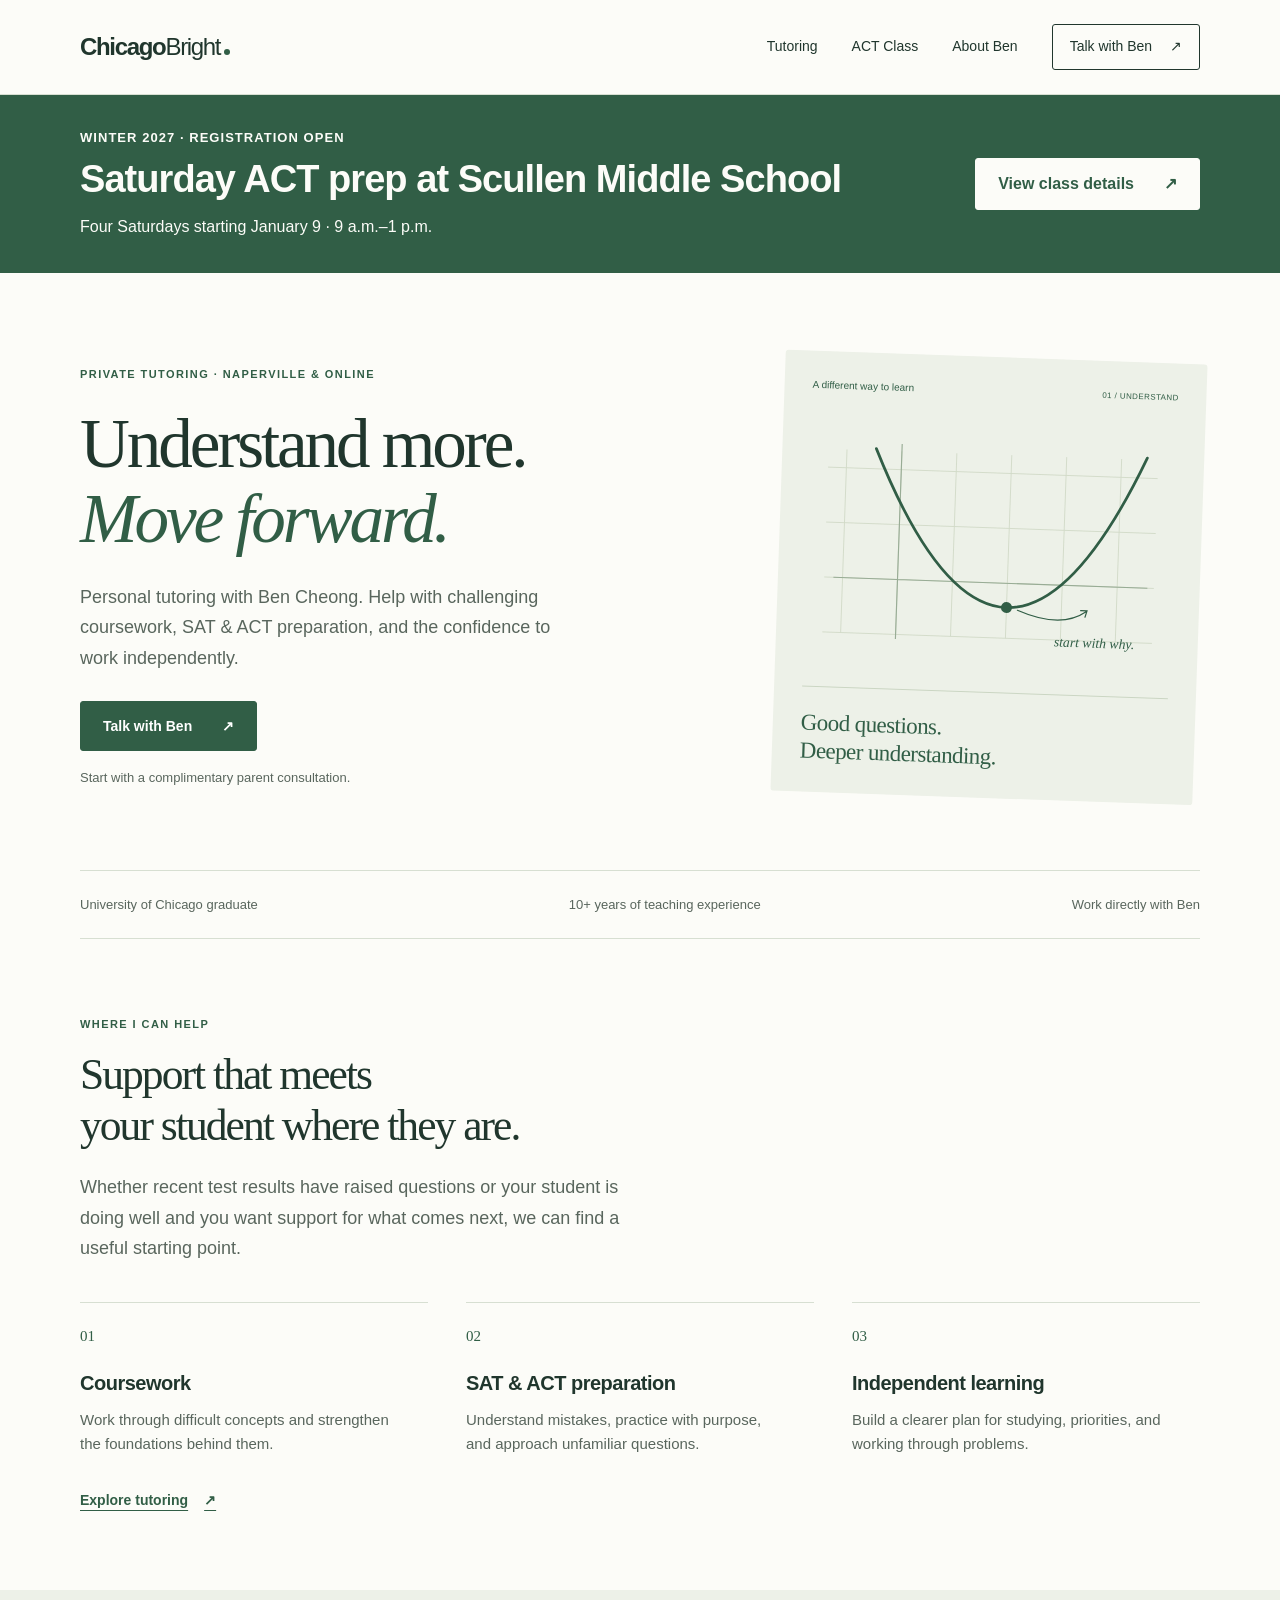
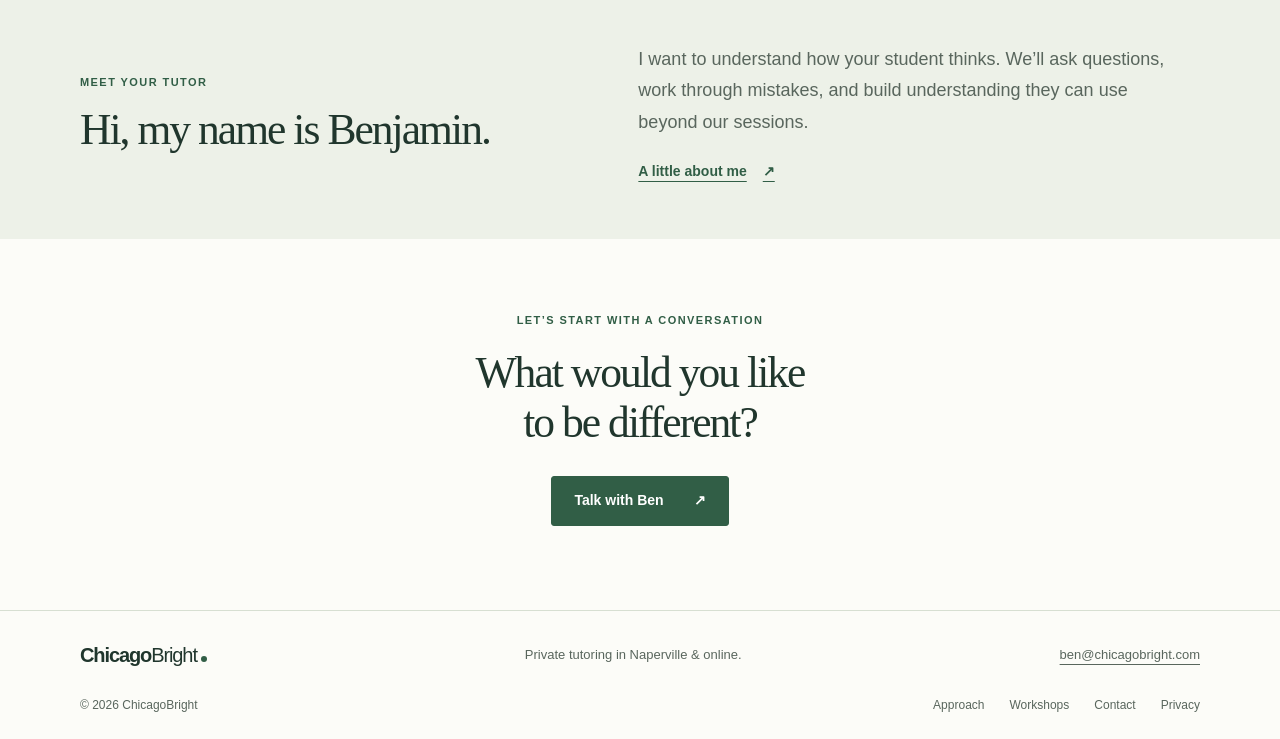
<file: index.html>
<!doctype html>
<html lang="en">
<head>
  <script async src="https://www.googletagmanager.com/gtag/js?id=G-B98TLDS70D"></script>
  <script>window.dataLayer=window.dataLayer||[];function gtag(){dataLayer.push(arguments);}gtag('js',new Date());gtag('config','G-B98TLDS70D');</script>
  <meta charset="utf-8">
  <meta name="viewport" content="width=device-width, initial-scale=1">
  <meta name="description" content="Private tutoring with Ben Cheong in Naperville and online. Thoughtful support for high-school coursework, SAT and ACT preparation, and independent learning.">
  <title>ChicagoBright | Private Tutoring with Ben Cheong</title>
  <link rel="icon" href="favicon.png" type="image/png" sizes="512x512">
  <link rel="icon" href="favicon.svg" type="image/svg+xml">
  <link rel="stylesheet" href="styles.css">
  <link rel="stylesheet" href="act-class.css">
  <script src="script.js" defer></script>
</head>
<body>
  <a class="skip-link" href="#main">Skip to content</a>
  <header class="site-header">
    <nav class="nav-shell" aria-label="Main navigation">
      <a class="brand" href="index.html" aria-label="ChicagoBright home">Chicago<span>Bright</span><span class="brand-dot" aria-hidden="true"></span></a>
      <button class="menu-button" type="button" aria-expanded="false" aria-controls="nav-links">Menu</button>
      <div class="nav-links" id="nav-links">
        <a href="services.html">Tutoring</a>
        <a href="scullen-act-2027.html">ACT Class</a>
        <a href="team.html">About Ben</a>
        <a class="nav-cta" href="contact.html">Talk with Ben <span aria-hidden="true">↗</span></a>
      </div>
    </nav>
  </header>

  <main id="main">
    <section class="course-banner" aria-labelledby="act-class-heading">
      <div class="course-announcement container">
        <div>
          <p class="eyebrow">Winter 2027 · Registration open</p>
          <h2 id="act-class-heading">Saturday ACT prep at Scullen Middle School</h2>
          <p>Four Saturdays starting January 9 · 9 a.m.–1 p.m.</p>
        </div>
        <a class="button" href="scullen-act-2027.html">View class details <span aria-hidden="true">↗</span></a>
      </div>
    </section>

    <section class="home-hero container">
      <div class="hero-copy">
        <p class="eyebrow">Private tutoring · Naperville &amp; online</p>
        <h1>Understand more.<br><em>Move forward.</em></h1>
        <p class="lede">Personal tutoring with Ben Cheong. Help with challenging coursework, SAT &amp; ACT preparation, and the confidence to work independently.</p>
        <a class="button button-primary" href="contact.html">Talk with Ben <span aria-hidden="true">↗</span></a>
        <p class="quiet-note">Start with a complimentary parent consultation.</p>
      </div>
      <div class="study-note" aria-hidden="true">
        <div class="note-top"><span>A different way to learn</span><span>01 / UNDERSTAND</span></div>
        <svg class="study-graph" viewBox="0 0 400 260" fill="none" xmlns="http://www.w3.org/2000/svg">
          <path class="graph-grid" d="M40 30V230M100 30V230M160 30V230M220 30V230M280 30V230M340 30V230M20 50H380M20 110H380M20 170H380M20 230H380"/>
          <path class="graph-axis" d="M30 170H373M100 235V22"/>
          <path class="graph-curve" d="M72 28Q220 365 368 28"/>
          <circle cx="220" cy="196.5" r="6" fill="currentColor"/>
          <path class="graph-annotation" d="M232 199Q280 218 307 198M301 197L308 197L306 204"/>
          <text x="273" y="237">start with why.</text>
        </svg>
        <div class="note-bottom"><span>Good questions.<br>Deeper understanding.</span></div>
      </div>
    </section>

    <div class="container credentials" aria-label="About your tutor">
      <p>University of Chicago graduate</p>
      <p>10+ years of teaching experience</p>
      <p>Work directly with Ben</p>
    </div>

    <section class="section container" aria-labelledby="support-heading">
      <div class="section-heading"><p class="eyebrow">Where I can help</p><h2 id="support-heading">Support that meets<br>your student where they are.</h2><p class="lede">Whether recent test results have raised questions or your student is doing well and you want support for what comes next, we can find a useful starting point.</p></div>
      <div class="service-grid">
        <article class="service-item"><span class="item-number">01</span><h3>Coursework</h3><p>Work through difficult concepts and strengthen the foundations behind them.</p></article>
        <article class="service-item"><span class="item-number">02</span><h3>SAT &amp; ACT preparation</h3><p>Understand mistakes, practice with purpose, and approach unfamiliar questions.</p></article>
        <article class="service-item"><span class="item-number">03</span><h3>Independent learning</h3><p>Build a clearer plan for studying, priorities, and working through problems.</p></article>
      </div>
      <a class="text-link section-link" href="services.html">Explore tutoring <span aria-hidden="true">↗</span></a>
    </section>

    <section class="intro-section">
      <div class="container intro-layout">
        <div><p class="eyebrow">Meet your tutor</p><h2>Hi, my name is Benjamin.</h2></div>
        <div class="intro-copy"><p>I want to understand how your student thinks. We’ll ask questions, work through mistakes, and build understanding they can use beyond our sessions.</p><a class="text-link" href="team.html">A little about me <span aria-hidden="true">↗</span></a></div>
      </div>
    </section>

    <section class="closing container">
      <p class="eyebrow">Let’s start with a conversation</p>
      <h2>What would you like<br>to be different?</h2>
      <a class="button button-primary" href="contact.html">Talk with Ben <span aria-hidden="true">↗</span></a>
    </section>
  </main>

  <footer class="site-footer"><div class="container footer-top"><a class="brand" href="index.html">Chicago<span>Bright</span><span class="brand-dot" aria-hidden="true"></span></a><p>Private tutoring in Naperville &amp; online.</p><a href="mailto:ben@chicagobright.com">ben@chicagobright.com</a></div><div class="container footer-bottom"><span>© <span data-year>2026</span> ChicagoBright</span><nav aria-label="More information"><a href="about.html">Approach</a><a href="workshops.html">Workshops</a><a href="contact.html">Contact</a><a href="privacy.html">Privacy</a></nav></div></footer>
</body>
</html>
</file>
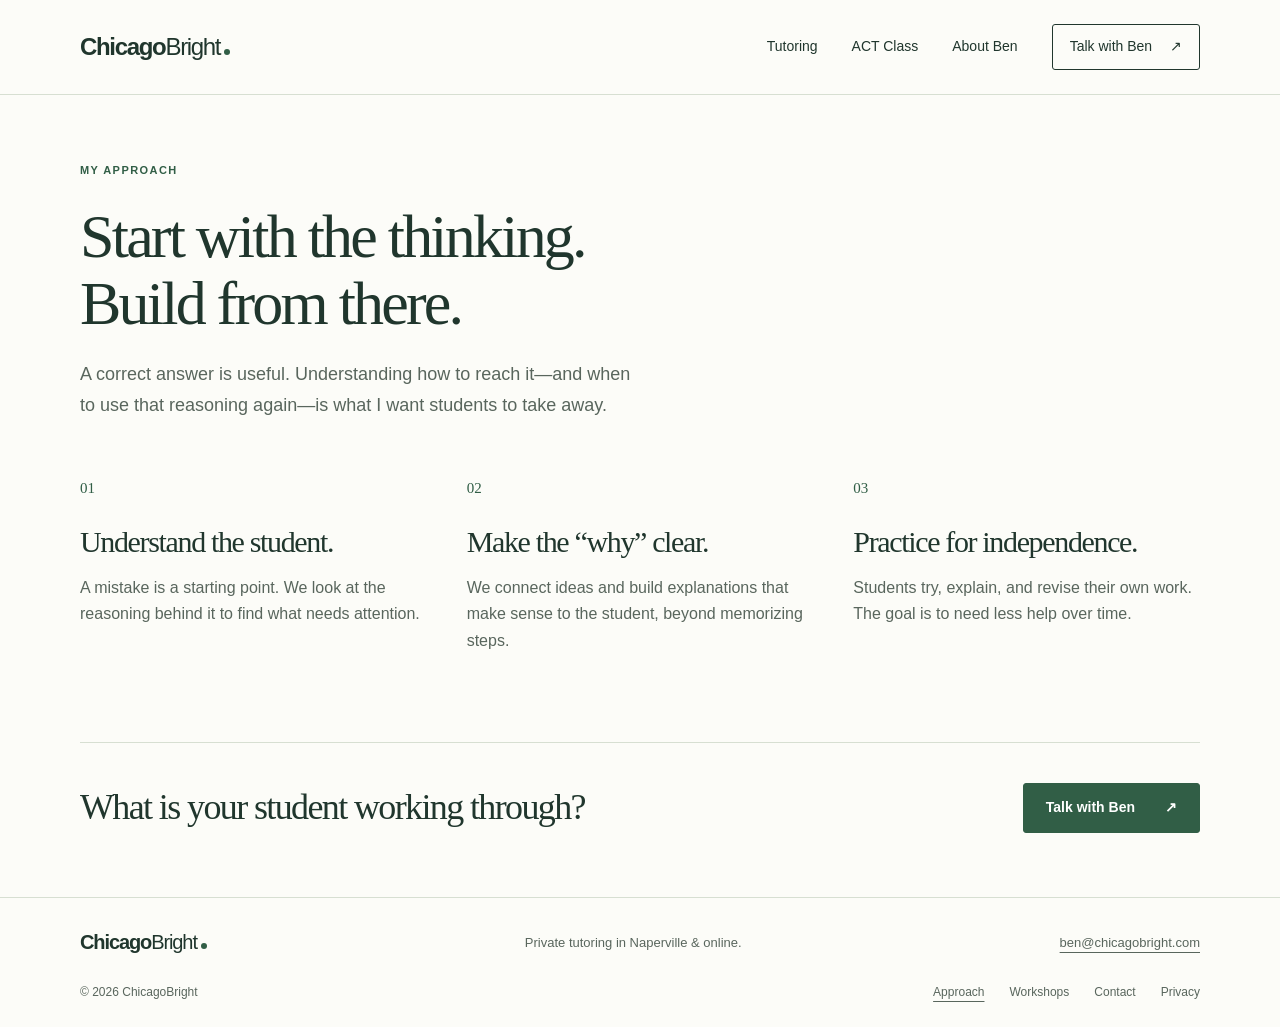
<file: about.html>
<!doctype html>
<html lang="en">
<head>
  <script async src="https://www.googletagmanager.com/gtag/js?id=G-B98TLDS70D"></script>
  <script>window.dataLayer=window.dataLayer||[];function gtag(){dataLayer.push(arguments);}gtag('js',new Date());gtag('config','G-B98TLDS70D');</script>
  <meta charset="utf-8">
  <meta name="viewport" content="width=device-width, initial-scale=1">
  <meta name="description" content="Understand the student, make the reasoning clear, and practice for independence. Learn how Ben approaches private tutoring.">
  <title>A Thoughtful Approach to Tutoring | ChicagoBright</title>
  <link rel="icon" href="favicon.png" type="image/png" sizes="512x512">
  <link rel="icon" href="favicon.svg" type="image/svg+xml">
  <link rel="stylesheet" href="styles.css">
  <script src="script.js" defer></script>
</head>
<body>
  <a class="skip-link" href="#main">Skip to content</a>
  <header class="site-header">
    <nav class="nav-shell" aria-label="Main navigation">
      <a class="brand" href="index.html" aria-label="ChicagoBright home">Chicago<span>Bright</span><span class="brand-dot" aria-hidden="true"></span></a>
      <button class="menu-button" type="button" aria-expanded="false" aria-controls="nav-links">Menu</button>
      <div class="nav-links" id="nav-links">
        <a href="services.html">Tutoring</a>
        <a href="scullen-act-2027.html">ACT Class</a>
        <a href="team.html">About Ben</a>
        <a class="nav-cta" href="contact.html">Talk with Ben <span aria-hidden="true">↗</span></a>
      </div>
    </nav>
  </header>
  <main id="main">
    <section class="page-hero container">
      <p class="eyebrow">My approach</p>
      <h1>Start with the thinking.<br>Build from there.</h1>
      <p class="lede">A correct answer is useful. Understanding how to reach it—and when to use that reasoning again—is what I want students to take away.</p>
    </section>
    <section class="page-content container" aria-label="Teaching principles">
      <div class="approach-grid">
        <article><span class="item-number">01</span><h2>Understand the student.</h2><p>A mistake is a starting point. We look at the reasoning behind it to find what needs attention.</p></article>
        <article><span class="item-number">02</span><h2>Make the “why” clear.</h2><p>We connect ideas and build explanations that make sense to the student, beyond memorizing steps.</p></article>
        <article><span class="item-number">03</span><h2>Practice for independence.</h2><p>Students try, explain, and revise their own work. The goal is to need less help over time.</p></article>
      </div>
    </section>
    <section class="inline-cta container"><h2>What is your student working through?</h2><a class="button button-primary" href="contact.html">Talk with Ben <span aria-hidden="true">↗</span></a></section>
  </main>
  <footer class="site-footer">
    <div class="container footer-top"><a class="brand" href="index.html" aria-label="ChicagoBright home">Chicago<span>Bright</span><span class="brand-dot" aria-hidden="true"></span></a><p>Private tutoring in Naperville &amp; online.</p><a href="mailto:ben@chicagobright.com">ben@chicagobright.com</a></div>
    <div class="container footer-bottom"><span>© <span data-year>2026</span> ChicagoBright</span><nav aria-label="More information"><a href="about.html" aria-current="page">Approach</a><a href="workshops.html">Workshops</a><a href="contact.html">Contact</a><a href="privacy.html">Privacy</a></nav></div>
  </footer>
</body>
</html>
</file>
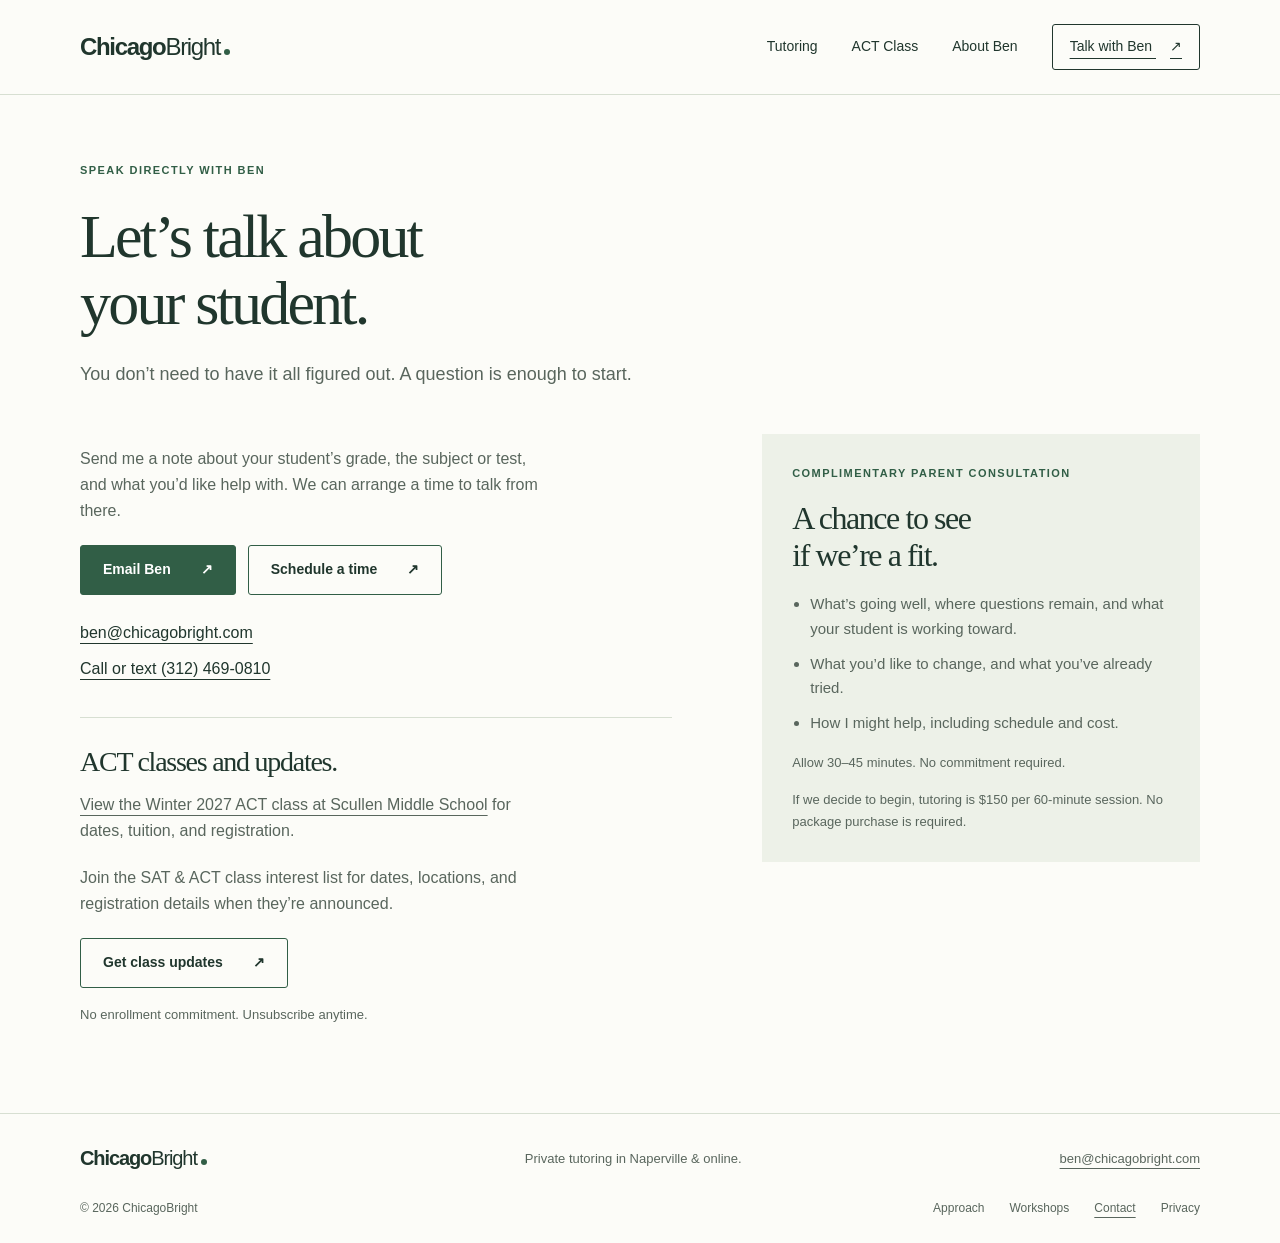
<file: contact.html>
<!doctype html>
<html lang="en">
<head>
  <script async src="https://www.googletagmanager.com/gtag/js?id=G-B98TLDS70D"></script>
  <script>window.dataLayer=window.dataLayer||[];function gtag(){dataLayer.push(arguments);}gtag('js',new Date());gtag('config','G-B98TLDS70D');</script>
  <meta charset="utf-8">
  <meta name="viewport" content="width=device-width, initial-scale=1">
  <meta name="description" content="Contact Ben Cheong about private tutoring in Naperville and online. Start with a complimentary parent consultation.">
  <title>Talk with Ben | ChicagoBright</title>
  <link rel="icon" href="favicon.png" type="image/png" sizes="512x512">
  <link rel="icon" href="favicon.svg" type="image/svg+xml">
  <link rel="stylesheet" href="styles.css?v=20261104-1">
  <script src="script.js" defer></script>
</head>
<body>
  <a class="skip-link" href="#main">Skip to content</a>
  <header class="site-header">
    <nav class="nav-shell" aria-label="Main navigation">
      <a class="brand" href="index.html" aria-label="ChicagoBright home">Chicago<span>Bright</span><span class="brand-dot" aria-hidden="true"></span></a>
      <button class="menu-button" type="button" aria-expanded="false" aria-controls="nav-links">Menu</button>
      <div class="nav-links" id="nav-links">
        <a href="services.html">Tutoring</a>
        <a href="scullen-act-2027.html">ACT Class</a>
        <a href="team.html">About Ben</a>
        <a class="nav-cta" href="contact.html" aria-current="page">Talk with Ben <span aria-hidden="true">↗</span></a>
      </div>
    </nav>
  </header>
  <main id="main">
    <section class="page-hero container">
      <p class="eyebrow">Speak directly with Ben</p>
      <h1>Let’s talk about<br>your student.</h1>
      <p class="lede">You don’t need to have it all figured out. A question is enough to start.</p>
    </section>
    <section class="contact-layout container" aria-label="Get in touch">
      <div class="contact-actions">
        <p>Send me a note about your student’s grade, the subject or test, and what you’d like help with. We can arrange a time to talk from there.</p>
        <div class="contact-buttons">
          <a class="button button-primary" href="mailto:ben@chicagobright.com?subject=Tutoring%20inquiry">Email Ben <span aria-hidden="true">↗</span></a>
          <a class="button button-secondary" href="https://calendly.com/ben-chicagobright/30min" target="_blank" rel="noopener noreferrer">Schedule a time <span aria-hidden="true">↗</span></a>
        </div>
        <div class="contact-direct"><a href="mailto:ben@chicagobright.com">ben@chicagobright.com</a><a href="tel:+13124690810">Call or text (312) 469-0810</a></div>
        <section class="class-updates" id="class-updates" aria-labelledby="class-updates-heading">
          <h2 id="class-updates-heading">ACT classes and updates.</h2>
          <p><a href="scullen-act-2027.html">View the Winter 2027 ACT class at Scullen Middle School</a> for dates, tuition, and registration.</p>
          <p>Join the SAT &amp; ACT class interest list for dates, locations, and registration details when they’re announced.</p>
          <a class="button button-secondary" href="https://chicagobright.eo.page/rqp3z">Get class updates <span aria-hidden="true">↗</span></a>
          <p class="quiet-note">No enrollment commitment. Unsubscribe anytime.</p>
        </section>
      </div>
      <aside class="consultation-note" id="consultation">
        <p class="eyebrow">Complimentary parent consultation</p>
        <h2>A chance to see<br>if we’re a fit.</h2>
        <ul><li>What’s going well, where questions remain, and what your student is working toward.</li><li>What you’d like to change, and what you’ve already tried.</li><li>How I might help, including schedule and cost.</li></ul>
        <p class="quiet-note">Allow 30–45 minutes. No commitment required.</p>
        <p class="quiet-note">If we decide to begin, tutoring is $150 per 60-minute session. No package purchase is required.</p>
      </aside>
    </section>
  </main>
  <footer class="site-footer">
    <div class="container footer-top"><a class="brand" href="index.html" aria-label="ChicagoBright home">Chicago<span>Bright</span><span class="brand-dot" aria-hidden="true"></span></a><p>Private tutoring in Naperville &amp; online.</p><a href="mailto:ben@chicagobright.com">ben@chicagobright.com</a></div>
    <div class="container footer-bottom"><span>© <span data-year>2026</span> ChicagoBright</span><nav aria-label="More information"><a href="about.html">Approach</a><a href="workshops.html">Workshops</a><a href="contact.html" aria-current="page">Contact</a><a href="privacy.html">Privacy</a></nav></div>
  </footer>
</body>
</html>
</file>
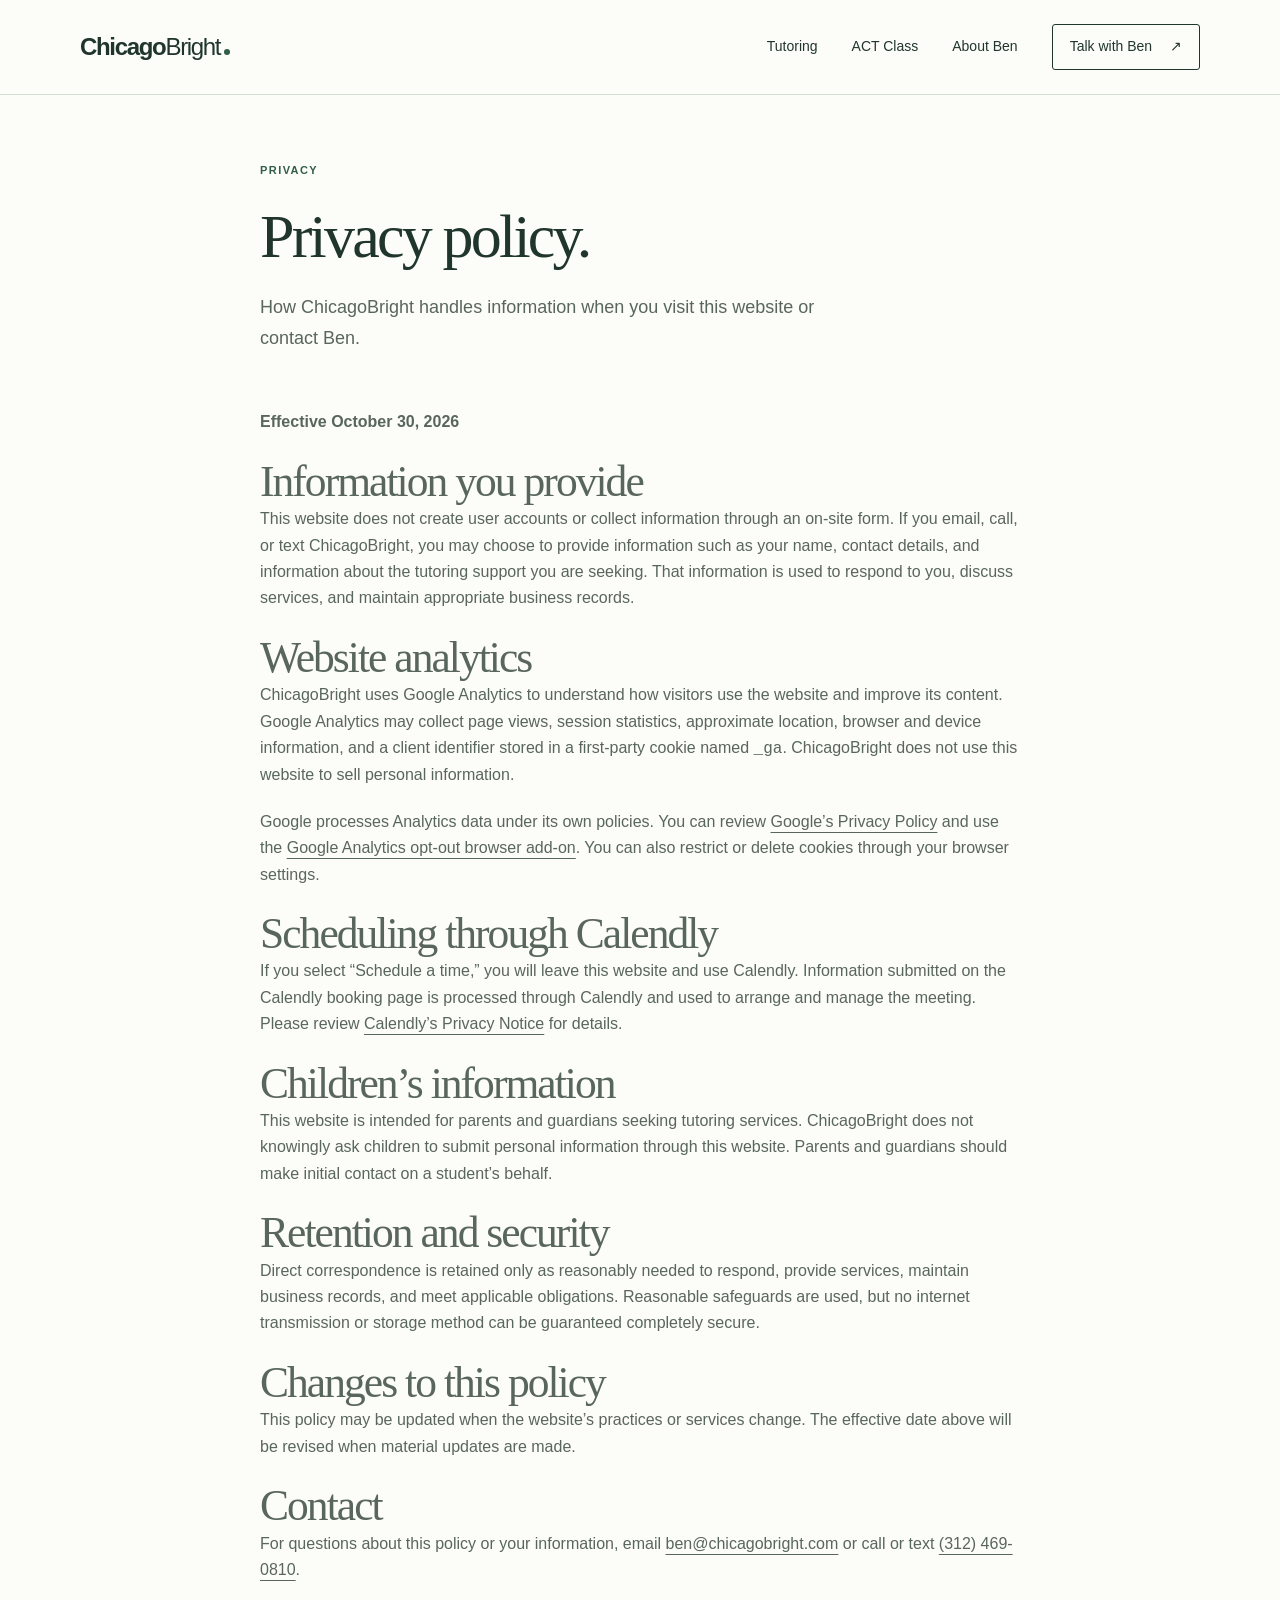
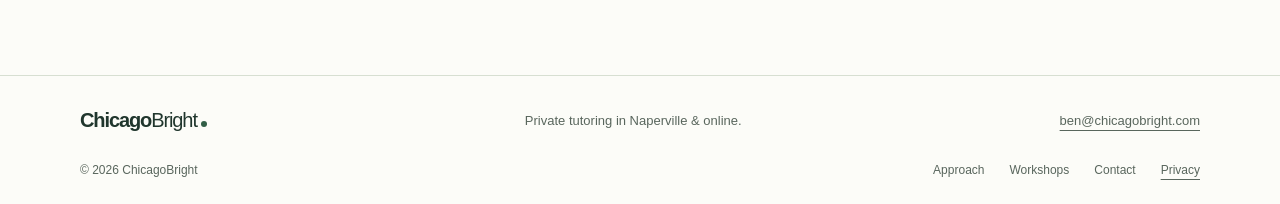
<file: privacy.html>
<!doctype html>
<html lang="en">
<head>
  <script async src="https://www.googletagmanager.com/gtag/js?id=G-B98TLDS70D"></script>
  <script>window.dataLayer=window.dataLayer||[];function gtag(){dataLayer.push(arguments);}gtag('js',new Date());gtag('config','G-B98TLDS70D');</script>
  <meta charset="utf-8">
  <meta name="viewport" content="width=device-width, initial-scale=1">
  <meta name="description" content="Learn how ChicagoBright handles information when you visit this website, contact Ben, or schedule through Calendly.">
  <title>Privacy Policy | ChicagoBright</title>
  <link rel="icon" href="favicon.png" type="image/png" sizes="512x512">
  <link rel="icon" href="favicon.svg" type="image/svg+xml">
  <link rel="stylesheet" href="styles.css">
  <script src="script.js" defer></script>
</head>
<body>
  <a class="skip-link" href="#main">Skip to content</a>
  <header class="site-header">
    <nav class="nav-shell" aria-label="Main navigation">
      <a class="brand" href="index.html" aria-label="ChicagoBright home">Chicago<span>Bright</span><span class="brand-dot" aria-hidden="true"></span></a>
      <button class="menu-button" type="button" aria-expanded="false" aria-controls="nav-links">Menu</button>
      <div class="nav-links" id="nav-links">
        <a href="services.html">Tutoring</a>
        <a href="scullen-act-2027.html">ACT Class</a>
        <a href="team.html">About Ben</a>
        <a class="nav-cta" href="contact.html">Talk with Ben <span aria-hidden="true">↗</span></a>
      </div>
    </nav>
  </header>
  <main id="main">
    <section class="page-hero narrow">
      <p class="eyebrow">Privacy</p>
      <h1>Privacy policy.</h1>
      <p class="lede">How ChicagoBright handles information when you visit this website or contact Ben.</p>
    </section>
    <section class="page-content narrow" aria-label="ChicagoBright privacy policy">
      <div class="detail-body">
        <p><strong>Effective October 30, 2026</strong></p>
        <h2>Information you provide</h2>
        <p>This website does not create user accounts or collect information through an on-site form. If you email, call, or text ChicagoBright, you may choose to provide information such as your name, contact details, and information about the tutoring support you are seeking. That information is used to respond to you, discuss services, and maintain appropriate business records.</p>
        <h2>Website analytics</h2>
        <p>ChicagoBright uses Google Analytics to understand how visitors use the website and improve its content. Google Analytics may collect page views, session statistics, approximate location, browser and device information, and a client identifier stored in a first-party cookie named <code>_ga</code>. ChicagoBright does not use this website to sell personal information.</p>
        <p>Google processes Analytics data under its own policies. You can review <a href="https://policies.google.com/privacy" target="_blank" rel="noopener noreferrer">Google’s Privacy Policy</a> and use the <a href="https://tools.google.com/dlpage/gaoptout" target="_blank" rel="noopener noreferrer">Google Analytics opt-out browser add-on</a>. You can also restrict or delete cookies through your browser settings.</p>
        <h2>Scheduling through Calendly</h2>
        <p>If you select “Schedule a time,” you will leave this website and use Calendly. Information submitted on the Calendly booking page is processed through Calendly and used to arrange and manage the meeting. Please review <a href="https://calendly.com/legal/privacy-notice" target="_blank" rel="noopener noreferrer">Calendly’s Privacy Notice</a> for details.</p>
        <h2>Children’s information</h2>
        <p>This website is intended for parents and guardians seeking tutoring services. ChicagoBright does not knowingly ask children to submit personal information through this website. Parents and guardians should make initial contact on a student’s behalf.</p>
        <h2>Retention and security</h2>
        <p>Direct correspondence is retained only as reasonably needed to respond, provide services, maintain business records, and meet applicable obligations. Reasonable safeguards are used, but no internet transmission or storage method can be guaranteed completely secure.</p>
        <h2>Changes to this policy</h2>
        <p>This policy may be updated when the website’s practices or services change. The effective date above will be revised when material updates are made.</p>
        <h2>Contact</h2>
        <p>For questions about this policy or your information, email <a href="mailto:ben@chicagobright.com">ben@chicagobright.com</a> or call or text <a href="tel:+13124690810">(312) 469-0810</a>.</p>
      </div>
    </section>
  </main>
  <footer class="site-footer">
    <div class="container footer-top"><a class="brand" href="index.html" aria-label="ChicagoBright home">Chicago<span>Bright</span><span class="brand-dot" aria-hidden="true"></span></a><p>Private tutoring in Naperville &amp; online.</p><a href="mailto:ben@chicagobright.com">ben@chicagobright.com</a></div>
    <div class="container footer-bottom"><span>© <span data-year>2026</span> ChicagoBright</span><nav aria-label="More information"><a href="about.html">Approach</a><a href="workshops.html">Workshops</a><a href="contact.html">Contact</a><a href="privacy.html" aria-current="page">Privacy</a></nav></div>
  </footer>
</body>
</html>
</file>
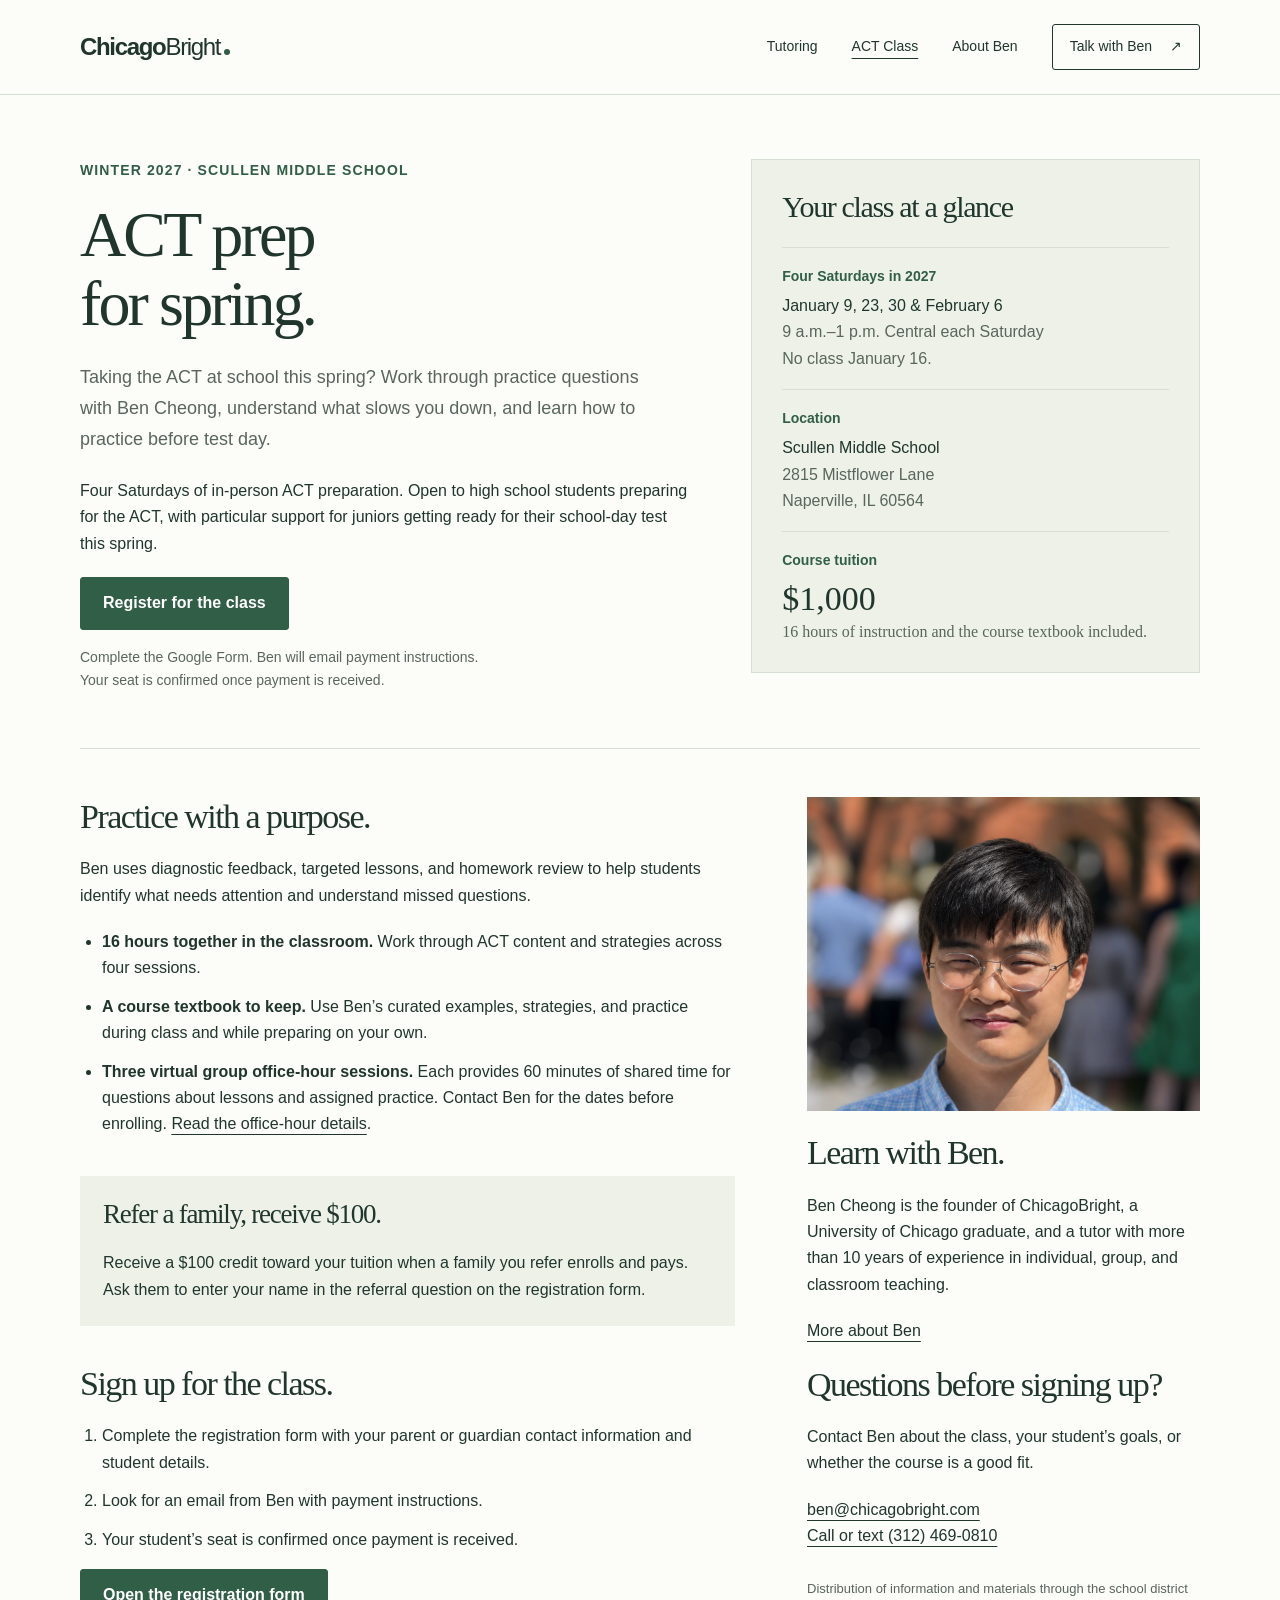
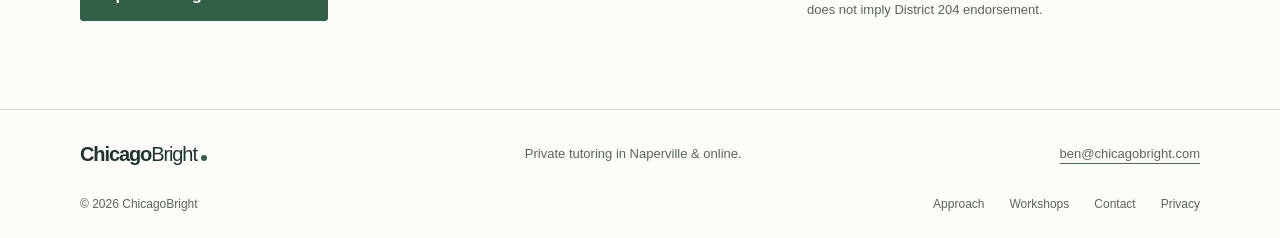
<file: scullen-act-2027.html>
<!doctype html>
<html lang="en">
<head>
  <script async src="https://www.googletagmanager.com/gtag/js?id=G-B98TLDS70D"></script>
  <script>window.dataLayer=window.dataLayer||[];function gtag(){dataLayer.push(arguments);}gtag('js',new Date());gtag('config','G-B98TLDS70D');</script>
  <meta charset="utf-8">
  <meta name="viewport" content="width=device-width, initial-scale=1">
  <meta name="description" content="Saturday ACT prep at Scullen Middle School in Naperville. January 9, 23, 30 and February 6, 2027, 9 a.m.–1 p.m. $1,000 tuition. Register with ChicagoBright.">
  <title>ACT Prep at Scullen Middle School | Winter 2027 | ChicagoBright</title>
  <link rel="icon" href="favicon.png" type="image/png" sizes="512x512">
  <link rel="icon" href="favicon.svg" type="image/svg+xml">
  <link rel="stylesheet" href="styles.css">
  <link rel="stylesheet" href="act-class.css">
  <link rel="canonical" href="https://www.chicagobright.com/scullen-act-2027.html">
  <script src="script.js" defer></script>
</head>
<body>
  <a class="skip-link" href="#main">Skip to content</a>
  <header class="site-header">
    <nav class="nav-shell" aria-label="Main navigation">
      <a class="brand" href="index.html" aria-label="ChicagoBright home">Chicago<span>Bright</span><span class="brand-dot" aria-hidden="true"></span></a>
      <button class="menu-button" type="button" aria-expanded="false" aria-controls="nav-links">Menu</button>
      <div class="nav-links" id="nav-links">
        <a href="services.html">Tutoring</a>
        <a href="scullen-act-2027.html" aria-current="page">ACT Class</a>
        <a href="team.html">About Ben</a>
        <a class="nav-cta" href="contact.html">Talk with Ben <span aria-hidden="true">↗</span></a>
      </div>
    </nav>
  </header>

  <main id="main">
    <section class="course-hero container" aria-labelledby="course-title">
      <div>
        <p class="eyebrow">Winter 2027 · Scullen Middle School</p>
        <h1 id="course-title">ACT prep<br>for spring.</h1>
        <p class="lede">Taking the ACT at school this spring? Work through practice questions with Ben Cheong, understand what slows you down, and learn how to practice before test day.</p>
        <p>Four Saturdays of in-person ACT preparation. Open to high school students preparing for the ACT, with particular support for juniors getting ready for their school-day test this spring.</p>
        <a class="button button-primary" href="https://forms.gle/nw3nAtZjCD1WPuGH8">Register for the class</a>
        <p class="quiet-note">Complete the Google Form. Ben will email payment instructions.<br>Your seat is confirmed once payment is received.</p>
      </div>
      <aside class="course-summary" aria-labelledby="schedule-title">
        <h2 id="schedule-title">Your class at a glance</h2>
        <dl>
          <div><dt>Four Saturdays in 2027</dt><dd><time datetime="2027-01-09">January 9</time>, <time datetime="2027-01-23">23</time>, <time datetime="2027-01-30">30</time> &amp; <time datetime="2027-02-06">February 6</time><span>9 a.m.–1 p.m. Central each Saturday<br>No class January 16.</span></dd></div>
          <div><dt>Location</dt><dd>Scullen Middle School<span>2815 Mistflower Lane<br>Naperville, IL 60564</span></dd></div>
          <div><dt>Course tuition</dt><dd class="course-price">$1,000<span>16 hours of instruction and the course textbook included.</span></dd></div>
        </dl>
      </aside>
    </section>
    <div class="course-details container">
      <div>
        <section aria-labelledby="learning-title">
          <h2 id="learning-title">Practice with a purpose.</h2>
          <p>Ben uses diagnostic feedback, targeted lessons, and homework review to help students identify what needs attention and understand missed questions.</p>
          <ul>
            <li><strong>16 hours together in the classroom.</strong> Work through ACT content and strategies across four sessions.</li>
            <li><strong>A course textbook to keep.</strong> Use Ben’s curated examples, strategies, and practice during class and while preparing on your own.</li>
            <li><strong>Three virtual group office-hour sessions.</strong> Each provides 60 minutes of shared time for questions about lessons and assigned practice. Contact Ben for the dates before enrolling. <a href="services.html#act-office-hours">Read the office-hour details</a>.</li>
          </ul>
        </section>
        <section class="course-referral" aria-labelledby="referral-title">
          <h2 id="referral-title">Refer a family, receive $100.</h2>
          <p>Receive a $100 credit toward your tuition when a family you refer enrolls and pays. Ask them to enter your name in the referral question on the registration form.</p>
        </section>
        <section aria-labelledby="registration-title">
          <h2 id="registration-title">Sign up for the class.</h2>
          <ol>
            <li>Complete the registration form with your parent or guardian contact information and student details.</li>
            <li>Look for an email from Ben with payment instructions.</li>
            <li>Your student’s seat is confirmed once payment is received.</li>
          </ol>
          <a class="button button-primary" href="https://forms.gle/nw3nAtZjCD1WPuGH8">Open the registration form</a>
        </section>
      </div>
      <aside class="course-teacher" aria-labelledby="teacher-title">
        <img src="assets/benjamin-cheong-headshot-blended-v2.png" width="1148" height="1371" alt="Ben Cheong, ChicagoBright instructor" loading="lazy">
        <h2 id="teacher-title">Learn with Ben.</h2>
        <p>Ben Cheong is the founder of ChicagoBright, a University of Chicago graduate, and a tutor with more than 10 years of experience in individual, group, and classroom teaching.</p>
        <p><a href="team.html">More about Ben</a></p>
        <section class="course-contact" aria-labelledby="questions-title">
          <h2 id="questions-title">Questions before signing up?</h2>
          <p>Contact Ben about the class, your student’s goals, or whether the course is a good fit.</p>
          <p><a href="mailto:ben@chicagobright.com?subject=Scullen%20ACT%20class">ben@chicagobright.com</a><br><a href="tel:+13124690810">Call or text (312) 469-0810</a></p>
        </section>
        <p class="course-disclaimer">Distribution of information and materials through the school district does not imply District 204 endorsement.</p>
      </aside>
    </div>
  </main>

  <footer class="site-footer"><div class="container footer-top"><a class="brand" href="index.html">Chicago<span>Bright</span><span class="brand-dot" aria-hidden="true"></span></a><p>Private tutoring in Naperville &amp; online.</p><a href="mailto:ben@chicagobright.com">ben@chicagobright.com</a></div><div class="container footer-bottom"><span>© <span data-year>2026</span> ChicagoBright</span><nav aria-label="More information"><a href="about.html">Approach</a><a href="workshops.html">Workshops</a><a href="contact.html">Contact</a><a href="privacy.html">Privacy</a></nav></div></footer>
</body>
</html>
</file>
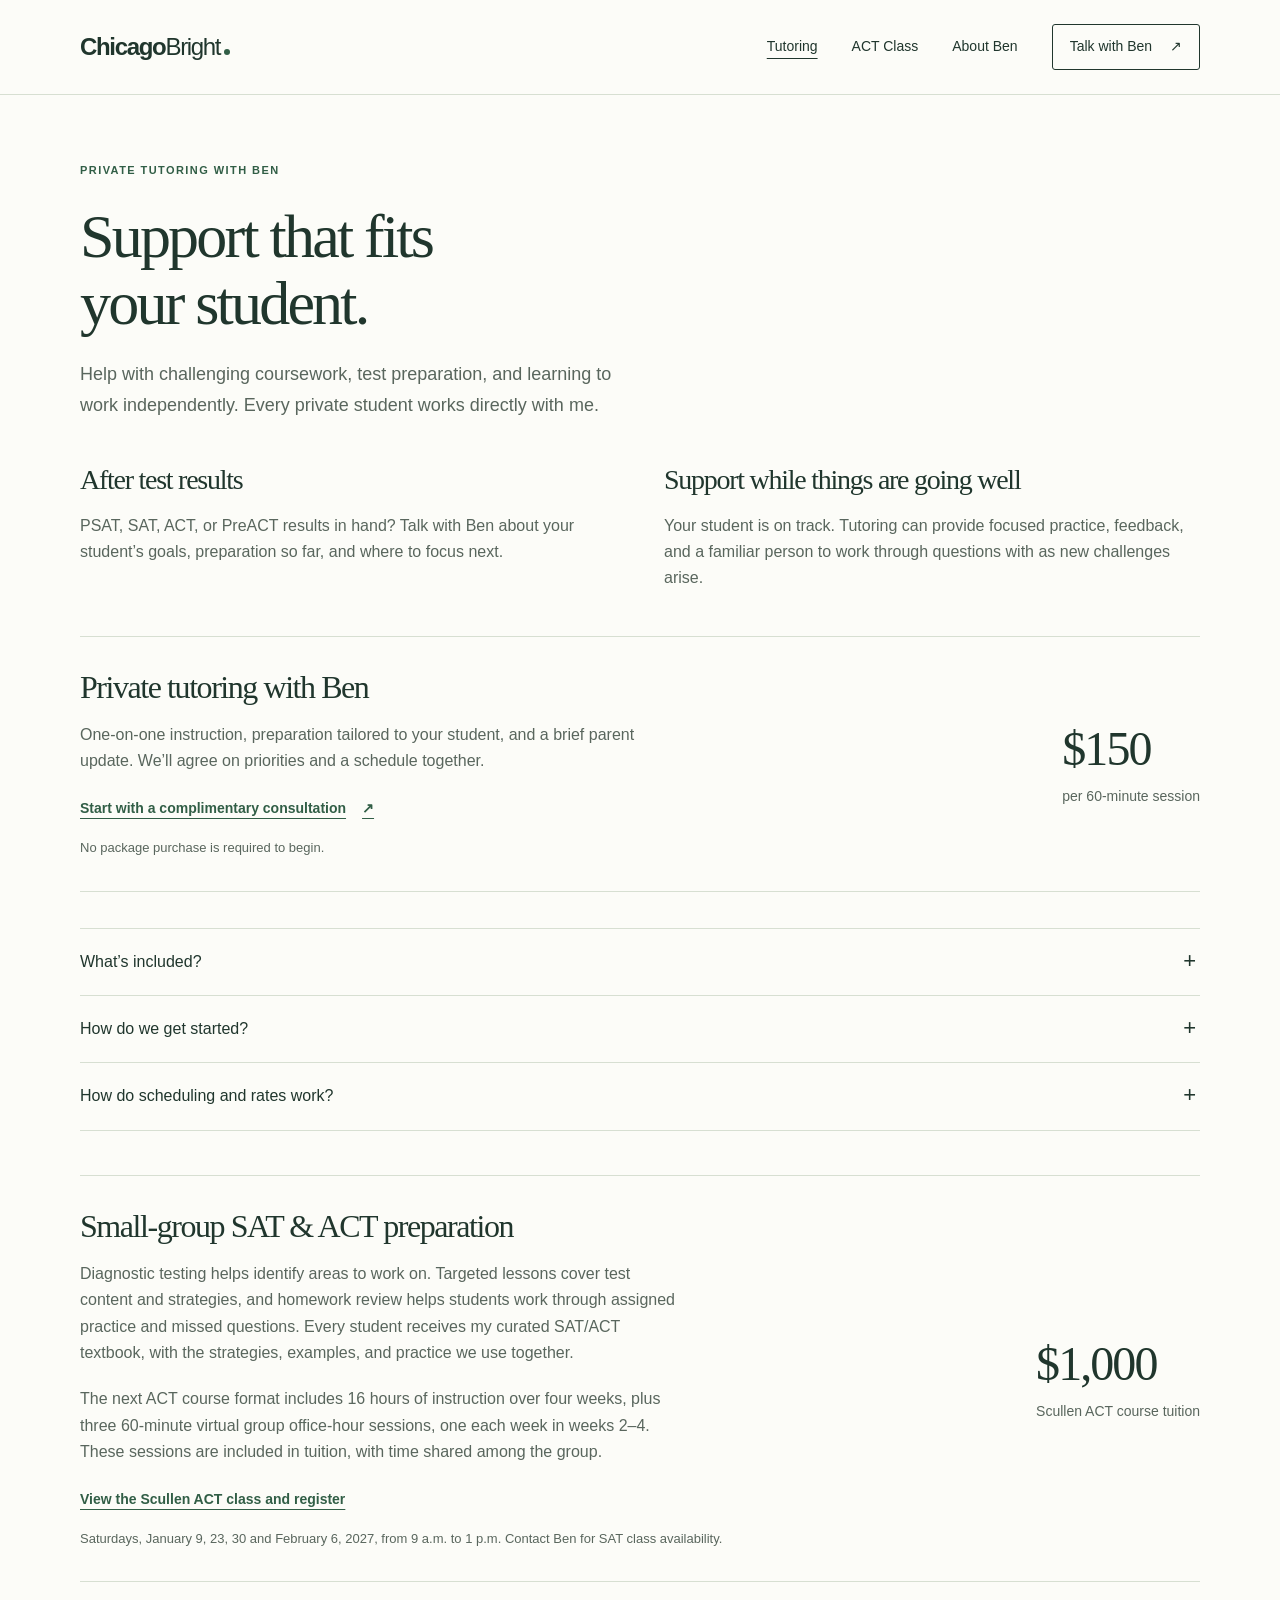
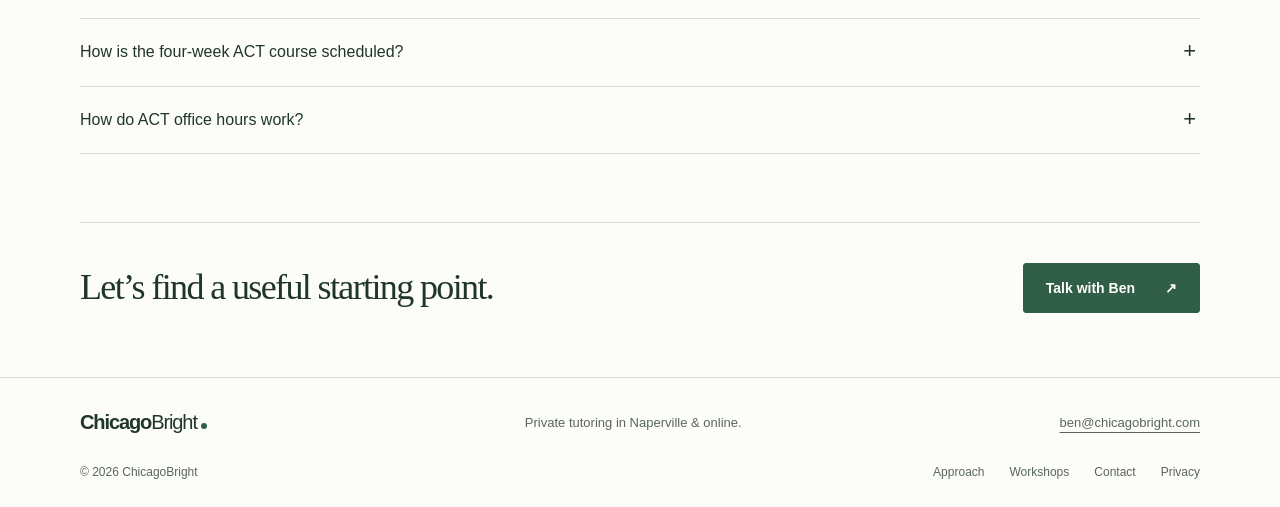
<file: services.html>
<!doctype html>
<html lang="en">
<head>
  <script async src="https://www.googletagmanager.com/gtag/js?id=G-B98TLDS70D"></script>
  <script>window.dataLayer=window.dataLayer||[];function gtag(){dataLayer.push(arguments);}gtag('js',new Date());gtag('config','G-B98TLDS70D');</script>
  <meta charset="utf-8">
  <meta name="viewport" content="width=device-width, initial-scale=1">
  <meta name="description" content="Private tutoring with Ben Cheong in Naperville and online, plus small-group SAT and ACT preparation with a curated course textbook. Start with a complimentary consultation.">
  <title>Private Tutoring & Test Preparation | ChicagoBright</title>
  <link rel="icon" href="favicon.png" type="image/png" sizes="512x512">
  <link rel="icon" href="favicon.svg" type="image/svg+xml">
  <link rel="stylesheet" href="styles.css?v=20261012-1">
  <script src="script.js" defer></script>
</head>
<body>
  <a class="skip-link" href="#main">Skip to content</a>
  <header class="site-header">
    <nav class="nav-shell" aria-label="Main navigation">
      <a class="brand" href="index.html" aria-label="ChicagoBright home">Chicago<span>Bright</span><span class="brand-dot" aria-hidden="true"></span></a>
      <button class="menu-button" type="button" aria-expanded="false" aria-controls="nav-links">Menu</button>
      <div class="nav-links" id="nav-links">
        <a href="services.html" aria-current="page">Tutoring</a>
        <a href="scullen-act-2027.html">ACT Class</a>
        <a href="team.html">About Ben</a>
        <a class="nav-cta" href="contact.html">Talk with Ben <span aria-hidden="true">↗</span></a>
      </div>
    </nav>
  </header>
  <main id="main">
    <section class="page-hero container">
      <p class="eyebrow">Private tutoring with Ben</p>
      <h1>Support that fits<br>your student.</h1>
      <p class="lede">Help with challenging coursework, test preparation, and learning to work independently. Every private student works directly with me.</p>
    </section>
    <section class="container preparation-situations" aria-label="When tutoring can help">
      <article><h2>After test results</h2><p>PSAT, SAT, ACT, or PreACT results in hand? Talk with Ben about your student’s goals, preparation so far, and where to focus next.</p></article>
      <article><h2>Support while things are going well</h2><p>Your student is on track. Tutoring can provide focused practice, feedback, and a familiar person to work through questions with as new challenges arise.</p></article>
    </section>
    <section class="page-content container" id="private" aria-label="Private tutoring">
      <article class="private-offer" aria-labelledby="offer-heading">
        <div><h2 id="offer-heading">Private tutoring with Ben</h2><p>One-on-one instruction, preparation tailored to your student, and a brief parent update. We’ll agree on priorities and a schedule together.</p><a class="text-link" href="contact.html">Start with a complimentary consultation <span aria-hidden="true">↗</span></a><p class="quiet-note">No package purchase is required to begin.</p></div>
        <p class="session-price">$150 <span>per 60-minute session</span></p>
      </article>
      <div class="disclosures">
        <details id="included"><summary>What’s included?</summary><div class="detail-body"><ul><li>60 minutes working directly with me on agreed coursework or test-preparation goals.</li><li>Session preparation, including reviewing relevant materials shared beforehand.</li><li>A brief parent recap of what we worked on, what I noticed, and the next priority.</li><li>Suggested between-session practice when useful.</li></ul><p class="quiet-note">Unlimited homework checking, on-demand tutoring by text, and additional planning meetings are not included. If more support would help, we’ll agree on its scope and cost separately.</p></div></details>
        <details id="getting-started"><summary>How do we get started?</summary><div class="detail-body"><ol><li><strong>Talk first.</strong> A complimentary 30–45 minute parent conversation to understand your concerns and see whether I can help.</li><li><strong>Try a session.</strong> A 60-minute session at $150 to work on representative problems and identify useful priorities.</li><li><strong>Decide together.</strong> I’ll recommend whether ongoing tutoring makes sense and how often to meet. If we continue, we’ll review progress after about four sessions.</li></ol><p class="quiet-note">There is no required assessment fee or multi-session purchase to start.</p></div></details>
        <details id="rates"><summary>How do scheduling and rates work?</summary><div class="detail-body"><p>We’ll confirm the schedule, location or online format, payment arrangements, and cancellation terms before the first session.</p><p>Your $150 session rate stays fixed for your first 12 weeks. Any later rate change comes with at least 30 days’ notice, and any longer agreed price commitment is honored.</p><p>More extensive support is agreed individually, with a clear scope, fee, and review date before it begins.</p></div></details>
      </div>
      <article class="private-offer group-offer" aria-labelledby="group-offer-heading">
        <div><h2 id="group-offer-heading">Small-group SAT &amp; ACT preparation</h2><p>Diagnostic testing helps identify areas to work on. Targeted lessons cover test content and strategies, and homework review helps students work through assigned practice and missed questions. Every student receives my curated SAT/ACT textbook, with the strategies, examples, and practice we use together.</p><p>The next ACT course format includes 16 hours of instruction over four weeks, plus three 60-minute virtual group office-hour sessions, one each week in weeks 2–4. These sessions are included in tuition, with time shared among the group.</p><a class="text-link" href="scullen-act-2027.html">View the Scullen ACT class and register</a><p class="quiet-note">Saturdays, January 9, 23, 30 and February 6, 2027, from 9 a.m. to 1 p.m. Contact Ben for SAT class availability.</p></div>
        <p class="session-price">$1,000 <span>Scullen ACT course tuition</span></p>
      </article>
      <div class="disclosures" aria-label="ACT course schedule and support">
        <details id="act-schedule"><summary>How is the four-week ACT course scheduled?</summary><div class="detail-body"><p>The Scullen ACT course meets on four Saturdays: January 9, 23, 30 and February 6, 2027, from 9 a.m. to 1 p.m. There is no class January 16. The four sessions total 16 teaching hours.</p><p>Three additional 60-minute virtual group office-hour sessions are scheduled in weeks 2, 3, and 4. All three dates will be provided before enrollment. No office-hour session is included in week 1 or after the final scheduled support session.</p></div></details>
        <details id="act-office-hours"><summary>How do ACT office hours work?</summary><div class="detail-body"><p>Use office hours for questions about current or earlier ACT lessons, assigned practice, missed questions, and course-related study strategies.</p><p>Sign up and submit one priority question or topic by 6 p.m. Central the day before the session, using the signup channel provided with registration. One signup is enough for the session to run. When it runs, all enrolled students may attend, including to listen.</p><p>If nobody signs up by the cutoff, the session is canceled and the group is notified. It does not carry forward or become an individual appointment credit. Late requests go to the next scheduled session, if one remains. If Ben cancels a requested session, a replacement group session of the same length will be arranged with notice.</p><p>The group shares 60 minutes. Similar questions are combined, and students with unaddressed questions get priority before repeat turns, with priority rotating across sessions. Individual tutoring time and answers to every question are not guaranteed. Unfinished topics may move to the next scheduled session or an existing textbook or practice reference.</p><p>The allowance ends with the final scheduled support session. It does not include replacement lessons for missed classes, full private tutoring sessions, unrelated subject tutoring, admissions counseling, new individual study plans, full practice-test grading, or unlimited email support. Additional private help can be discussed separately, subject to availability.</p></div></details>
      </div>
    </section>
    <section class="inline-cta container"><h2>Let’s find a useful starting point.</h2><a class="button button-primary" href="contact.html">Talk with Ben <span aria-hidden="true">↗</span></a></section>
  </main>
  <footer class="site-footer">
    <div class="container footer-top"><a class="brand" href="index.html" aria-label="ChicagoBright home">Chicago<span>Bright</span><span class="brand-dot" aria-hidden="true"></span></a><p>Private tutoring in Naperville &amp; online.</p><a href="mailto:ben@chicagobright.com">ben@chicagobright.com</a></div>
    <div class="container footer-bottom"><span>© <span data-year>2026</span> ChicagoBright</span><nav aria-label="More information"><a href="about.html">Approach</a><a href="workshops.html">Workshops</a><a href="contact.html">Contact</a><a href="privacy.html">Privacy</a></nav></div>
  </footer>
</body>
</html>
</file>
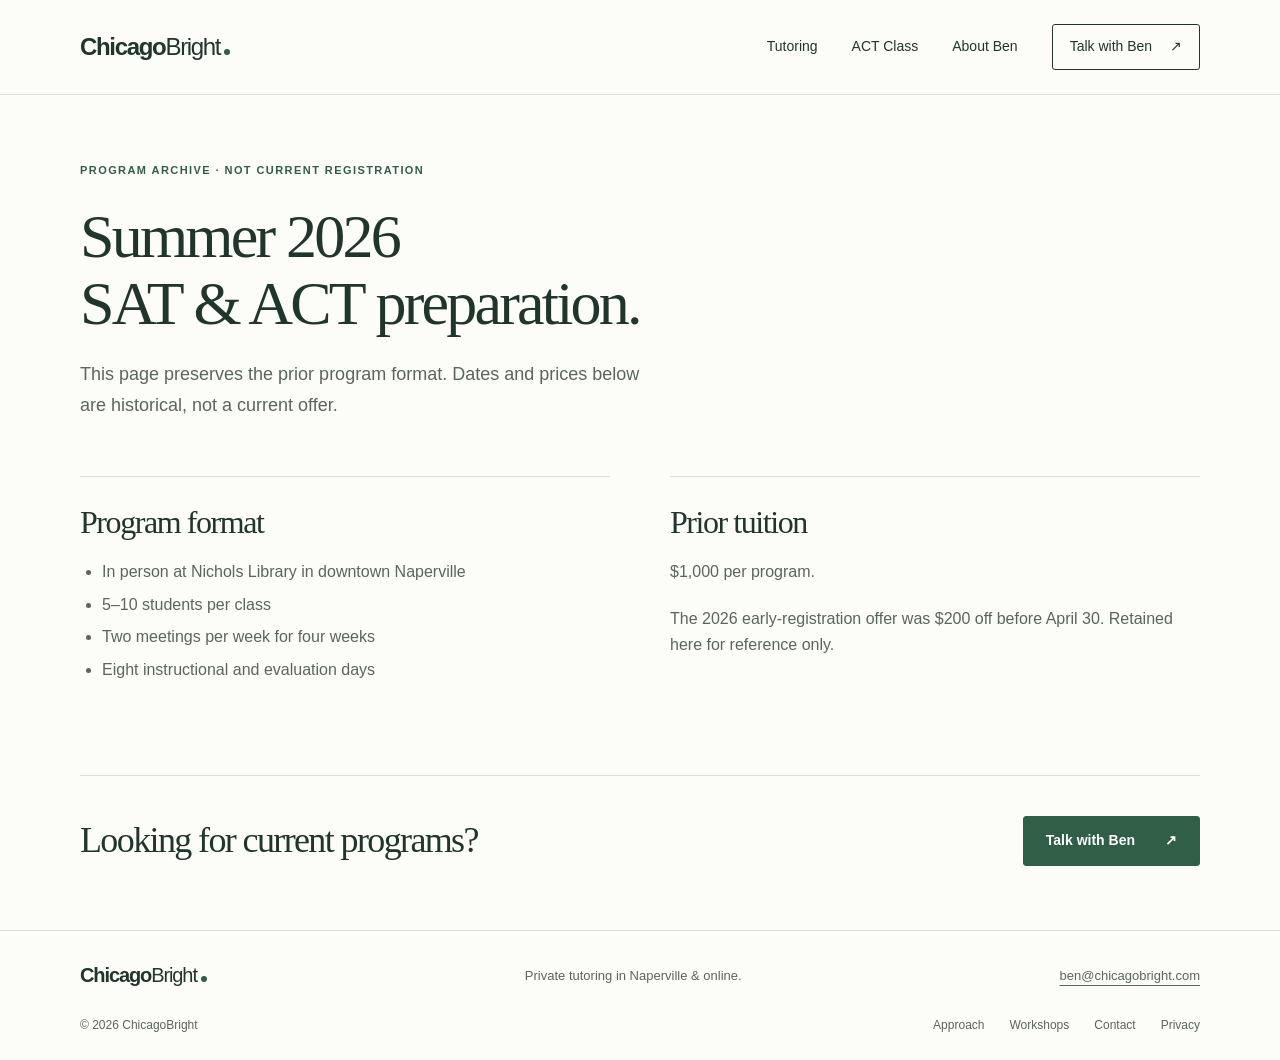
<file: summer-2026.html>
<!doctype html>
<html lang="en">
<head>
  <script async src="https://www.googletagmanager.com/gtag/js?id=G-B98TLDS70D"></script>
  <script>window.dataLayer=window.dataLayer||[];function gtag(){dataLayer.push(arguments);}gtag('js',new Date());gtag('config','G-B98TLDS70D');</script>
  <meta charset="utf-8">
  <meta name="viewport" content="width=device-width, initial-scale=1">
  <meta name="description" content="Historical reference for ChicagoBright’s Summer 2026 SAT and ACT program. Contact Ben for current program availability.">
  <meta name="robots" content="noindex">
  <title>Summer 2026 Program Archive | ChicagoBright</title>
  <link rel="icon" href="favicon.png" type="image/png" sizes="512x512">
  <link rel="icon" href="favicon.svg" type="image/svg+xml">
  <link rel="stylesheet" href="styles.css">
  <script src="script.js" defer></script>
</head>
<body>
  <a class="skip-link" href="#main">Skip to content</a>
  <header class="site-header">
    <nav class="nav-shell" aria-label="Main navigation">
      <a class="brand" href="index.html" aria-label="ChicagoBright home">Chicago<span>Bright</span><span class="brand-dot" aria-hidden="true"></span></a>
      <button class="menu-button" type="button" aria-expanded="false" aria-controls="nav-links">Menu</button>
      <div class="nav-links" id="nav-links">
        <a href="services.html">Tutoring</a>
        <a href="scullen-act-2027.html">ACT Class</a>
        <a href="team.html">About Ben</a>
        <a class="nav-cta" href="contact.html">Talk with Ben <span aria-hidden="true">↗</span></a>
      </div>
    </nav>
  </header>
  <main id="main">
    <section class="page-hero container">
      <p class="eyebrow">Program archive · not current registration</p>
      <h1>Summer 2026<br>SAT &amp; ACT preparation.</h1>
      <p class="lede">This page preserves the prior program format. Dates and prices below are historical, not a current offer.</p>
    </section>
    <section class="page-content container" aria-label="Archived program details">
      <div class="workshop-grid">
        <article><h2>Program format</h2><div class="detail-body"><ul><li>In person at Nichols Library in downtown Naperville</li><li>5–10 students per class</li><li>Two meetings per week for four weeks</li><li>Eight instructional and evaluation days</li></ul></div></article>
        <article><h2>Prior tuition</h2><p>$1,000 per program.</p><p>The 2026 early-registration offer was $200 off before April 30. Retained here for reference only.</p></article>
      </div>
    </section>
    <section class="inline-cta container"><h2>Looking for current programs?</h2><a class="button button-primary" href="contact.html">Talk with Ben <span aria-hidden="true">↗</span></a></section>
  </main>
  <footer class="site-footer">
    <div class="container footer-top"><a class="brand" href="index.html" aria-label="ChicagoBright home">Chicago<span>Bright</span><span class="brand-dot" aria-hidden="true"></span></a><p>Private tutoring in Naperville &amp; online.</p><a href="mailto:ben@chicagobright.com">ben@chicagobright.com</a></div>
    <div class="container footer-bottom"><span>© <span data-year>2026</span> ChicagoBright</span><nav aria-label="More information"><a href="about.html">Approach</a><a href="workshops.html">Workshops</a><a href="contact.html">Contact</a><a href="privacy.html">Privacy</a></nav></div>
  </footer>
</body>
</html>
</file>
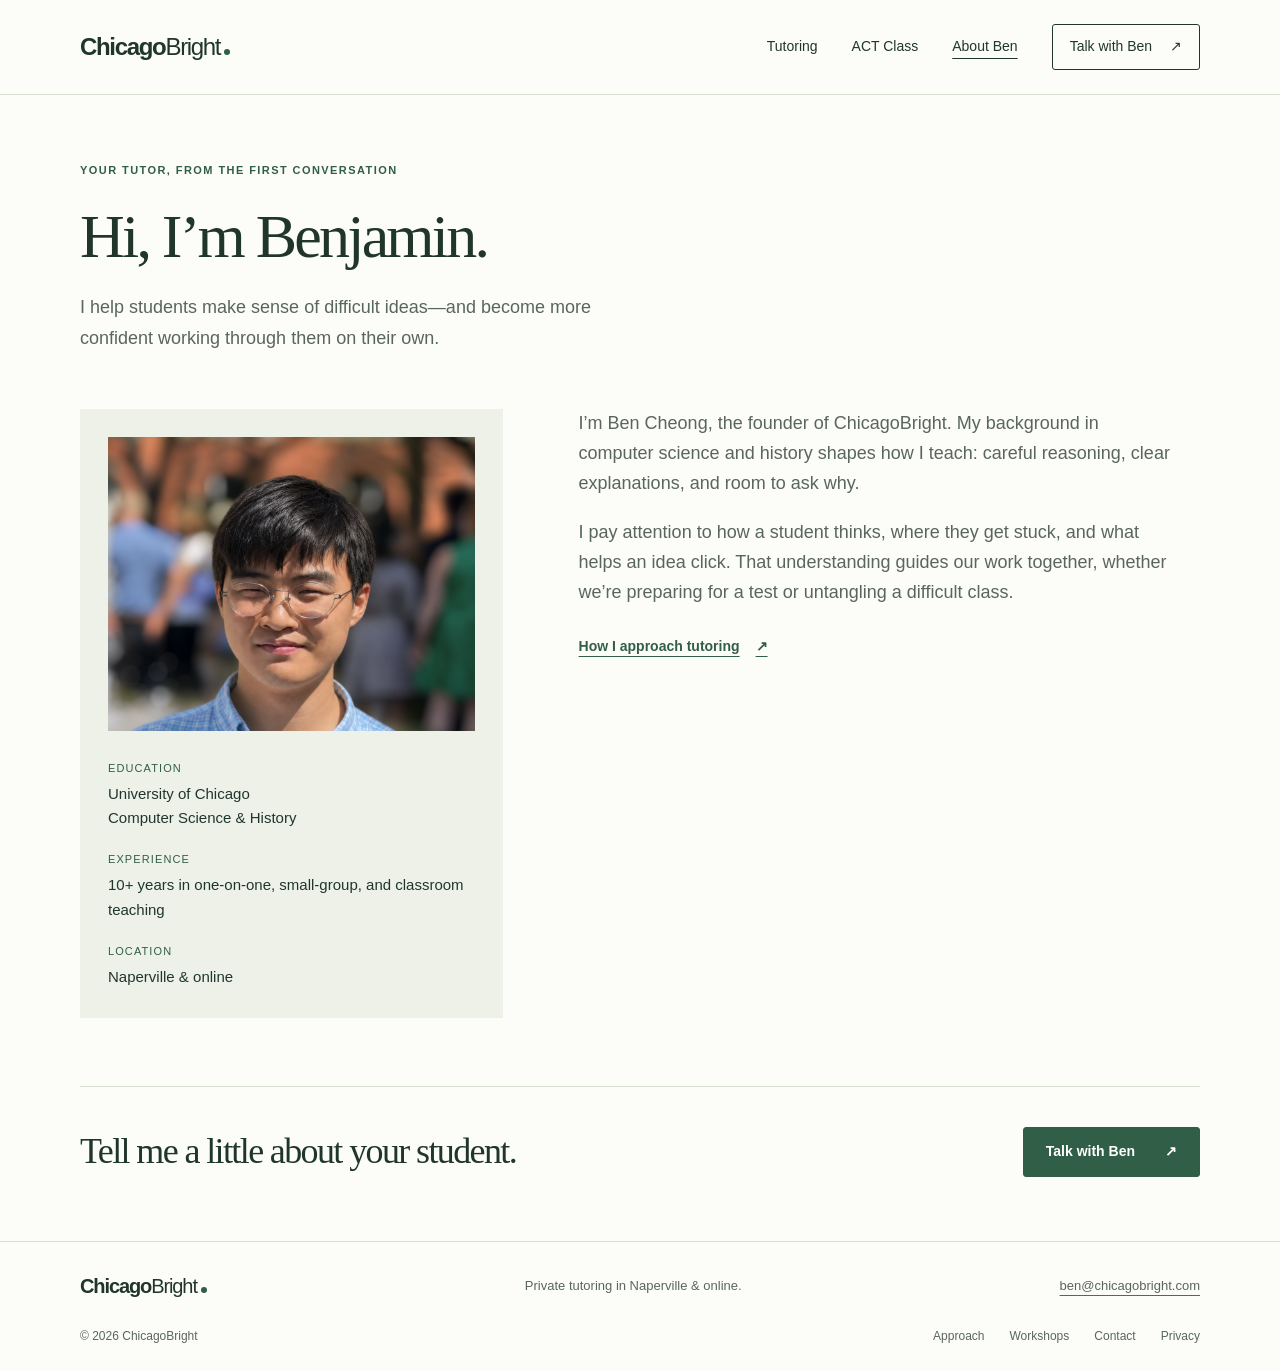
<file: team.html>
<!doctype html>
<html lang="en">
<head>
  <script async src="https://www.googletagmanager.com/gtag/js?id=G-B98TLDS70D"></script>
  <script>window.dataLayer=window.dataLayer||[];function gtag(){dataLayer.push(arguments);}gtag('js',new Date());gtag('config','G-B98TLDS70D');</script>
  <meta charset="utf-8">
  <meta name="viewport" content="width=device-width, initial-scale=1">
  <meta name="description" content="Meet Ben Cheong, a University of Chicago graduate with more than ten years of tutoring experience. Private tutoring in Naperville and online.">
  <title>Meet Ben Cheong | ChicagoBright</title>
  <link rel="icon" href="favicon.png" type="image/png" sizes="512x512">
  <link rel="icon" href="favicon.svg" type="image/svg+xml">
  <link rel="stylesheet" href="styles.css">
  <script src="script.js" defer></script>
</head>
<body>
  <a class="skip-link" href="#main">Skip to content</a>
  <header class="site-header">
    <nav class="nav-shell" aria-label="Main navigation">
      <a class="brand" href="index.html" aria-label="ChicagoBright home">Chicago<span>Bright</span><span class="brand-dot" aria-hidden="true"></span></a>
      <button class="menu-button" type="button" aria-expanded="false" aria-controls="nav-links">Menu</button>
      <div class="nav-links" id="nav-links">
        <a href="services.html">Tutoring</a>
        <a href="scullen-act-2027.html">ACT Class</a>
        <a href="team.html" aria-current="page">About Ben</a>
        <a class="nav-cta" href="contact.html">Talk with Ben <span aria-hidden="true">↗</span></a>
      </div>
    </nav>
  </header>
  <main id="main">
    <section class="page-hero container">
      <p class="eyebrow">Your tutor, from the first conversation</p>
      <h1>Hi, I’m Benjamin.</h1>
      <p class="lede">I help students make sense of difficult ideas—and become more confident working through them on their own.</p>
    </section>
    <section class="page-content container" aria-label="About Ben Cheong">
      <div class="bio-layout">
        <aside class="bio-aside" aria-label="Background at a glance">
          <figure class="bio-portrait">
            <img src="assets/benjamin-cheong-headshot-blended-v2.png" alt="Benjamin Cheong, founder and private tutor at ChicagoBright" width="1148" height="1371">
          </figure>
          <dl><dt>Education</dt><dd>University of Chicago<br>Computer Science &amp; History</dd><dt>Experience</dt><dd>10+ years in one-on-one, small-group, and classroom teaching</dd><dt>Location</dt><dd>Naperville &amp; online</dd></dl>
        </aside>
        <div class="bio-copy">
          <p>I’m Ben Cheong, the founder of ChicagoBright. My background in computer science and history shapes how I teach: careful reasoning, clear explanations, and room to ask why.</p>
          <p>I pay attention to how a student thinks, where they get stuck, and what helps an idea click. That understanding guides our work together, whether we’re preparing for a test or untangling a difficult class.</p>
          <a class="text-link" href="about.html">How I approach tutoring <span aria-hidden="true">↗</span></a>
        </div>
      </div>
    </section>
    <section class="inline-cta container"><h2>Tell me a little about your student.</h2><a class="button button-primary" href="contact.html">Talk with Ben <span aria-hidden="true">↗</span></a></section>
  </main>
  <footer class="site-footer">
    <div class="container footer-top"><a class="brand" href="index.html" aria-label="ChicagoBright home">Chicago<span>Bright</span><span class="brand-dot" aria-hidden="true"></span></a><p>Private tutoring in Naperville &amp; online.</p><a href="mailto:ben@chicagobright.com">ben@chicagobright.com</a></div>
    <div class="container footer-bottom"><span>© <span data-year>2026</span> ChicagoBright</span><nav aria-label="More information"><a href="about.html">Approach</a><a href="workshops.html">Workshops</a><a href="contact.html">Contact</a><a href="privacy.html">Privacy</a></nav></div>
  </footer>
</body>
</html>
</file>
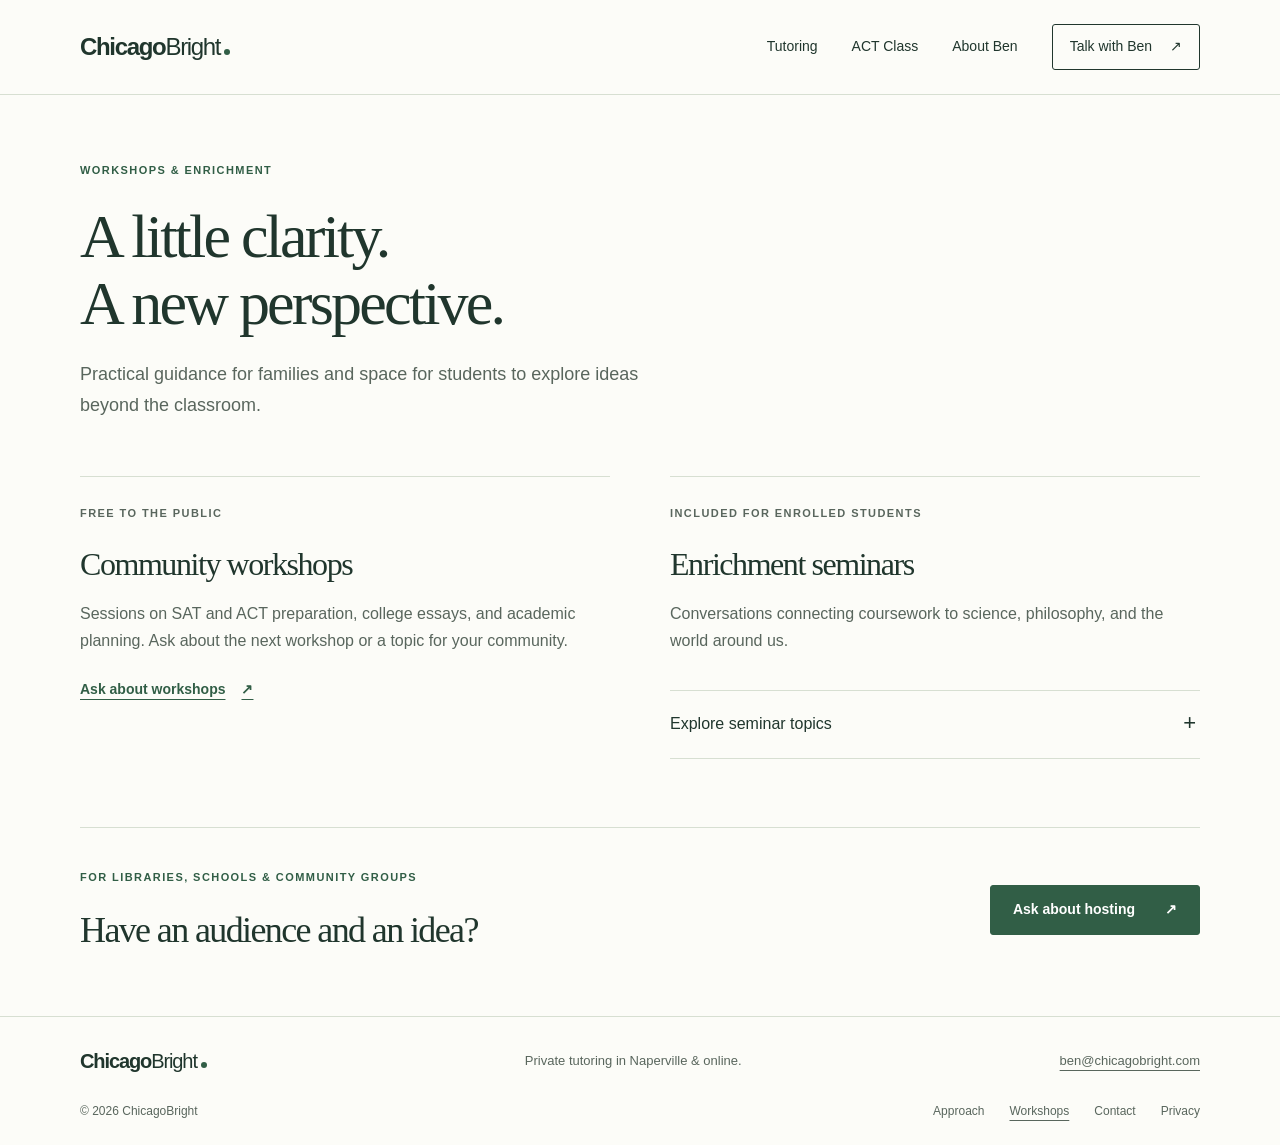
<file: workshops.html>
<!doctype html>
<html lang="en">
<head>
  <script async src="https://www.googletagmanager.com/gtag/js?id=G-B98TLDS70D"></script>
  <script>window.dataLayer=window.dataLayer||[];function gtag(){dataLayer.push(arguments);}gtag('js',new Date());gtag('config','G-B98TLDS70D');</script>
  <meta charset="utf-8">
  <meta name="viewport" content="width=device-width, initial-scale=1">
  <meta name="description" content="Explore ChicagoBright community workshops and student enrichment seminars, or ask Ben about hosting a talk for your community.">
  <title>Workshops & Enrichment | ChicagoBright</title>
  <link rel="icon" href="favicon.png" type="image/png" sizes="512x512">
  <link rel="icon" href="favicon.svg" type="image/svg+xml">
  <link rel="stylesheet" href="styles.css">
  <script src="script.js" defer></script>
</head>
<body>
  <a class="skip-link" href="#main">Skip to content</a>
  <header class="site-header">
    <nav class="nav-shell" aria-label="Main navigation">
      <a class="brand" href="index.html" aria-label="ChicagoBright home">Chicago<span>Bright</span><span class="brand-dot" aria-hidden="true"></span></a>
      <button class="menu-button" type="button" aria-expanded="false" aria-controls="nav-links">Menu</button>
      <div class="nav-links" id="nav-links">
        <a href="services.html">Tutoring</a>
        <a href="scullen-act-2027.html">ACT Class</a>
        <a href="team.html">About Ben</a>
        <a class="nav-cta" href="contact.html">Talk with Ben <span aria-hidden="true">↗</span></a>
      </div>
    </nav>
  </header>
  <main id="main">
    <section class="page-hero container">
      <p class="eyebrow">Workshops &amp; enrichment</p>
      <h1>A little clarity.<br>A new perspective.</h1>
      <p class="lede">Practical guidance for families and space for students to explore ideas beyond the classroom.</p>
    </section>
    <section class="page-content container" aria-label="Workshops and seminars">
      <div class="workshop-grid">
        <article><p class="eyebrow">Free to the public</p><h2>Community workshops</h2><p>Sessions on SAT and ACT preparation, college essays, and academic planning. Ask about the next workshop or a topic for your community.</p><a class="text-link" href="mailto:ben@chicagobright.com?subject=ChicagoBright%20workshop%20inquiry">Ask about workshops <span aria-hidden="true">↗</span></a></article>
        <article><p class="eyebrow">Included for enrolled students</p><h2>Enrichment seminars</h2><p>Conversations connecting coursework to science, philosophy, and the world around us.</p><div class="disclosures"><details><summary>Explore seminar topics</summary><div class="detail-body"><ul><li>Confucius and the Nature of Learning</li><li>F1 and Physics: How to See the Science</li><li>Democratic learning and educational agency</li><li>Statistics and Probability Past the Numbers</li></ul></div></details></div></article>
      </div>
    </section>
    <section class="inline-cta container"><div><p class="eyebrow">For libraries, schools &amp; community groups</p><h2>Have an audience and an idea?</h2></div><a class="button button-primary" href="mailto:ben@chicagobright.com?subject=ChicagoBright%20workshop%20request">Ask about hosting <span aria-hidden="true">↗</span></a></section>
  </main>
  <footer class="site-footer">
    <div class="container footer-top"><a class="brand" href="index.html" aria-label="ChicagoBright home">Chicago<span>Bright</span><span class="brand-dot" aria-hidden="true"></span></a><p>Private tutoring in Naperville &amp; online.</p><a href="mailto:ben@chicagobright.com">ben@chicagobright.com</a></div>
    <div class="container footer-bottom"><span>© <span data-year>2026</span> ChicagoBright</span><nav aria-label="More information"><a href="about.html">Approach</a><a href="workshops.html" aria-current="page">Workshops</a><a href="contact.html">Contact</a><a href="privacy.html">Privacy</a></nav></div>
  </footer>
</body>
</html>
</file>
<file: styles.css>
:root {
  --ink: #20362d;
  --muted: #59665d;
  --accent: #315e46;
  --paper: #fcfcf8;
  --wash: #edf1e8;
  --line: #d7dfd2;
  --max: 1120px;
}

* { box-sizing: border-box; }
html { scroll-behavior: smooth; scroll-padding-top: 100px; }
body { margin: 0; background: var(--paper); color: var(--ink); font-family: -apple-system, BlinkMacSystemFont, "Segoe UI", sans-serif; font-size: 16px; line-height: 1.65; -webkit-font-smoothing: antialiased; }
a { color: inherit; text-underline-offset: 5px; }
a:hover { text-decoration-thickness: 2px; }
button, input, textarea { font: inherit; }
img, svg { max-width: 100%; }
p { margin: 0 0 20px; }
h1, h2, h3 { margin: 0; font-weight: 400; }
h1, h2 { font-family: Georgia, "Times New Roman", serif; letter-spacing: -.045em; }
h1 { font-size: clamp(44px, 5.4vw, 72px); line-height: 1.08; }
h1 em { color: var(--accent); font-weight: 400; }
h2 { font-size: clamp(32px, 3.4vw, 46px); line-height: 1.16; }
h3 { font-size: 20px; line-height: 1.3; font-weight: 600; letter-spacing: -.025em; }
:focus-visible { outline: 3px solid var(--accent); outline-offset: 5px; }
.container { width: min(calc(100% - 64px), var(--max)); margin-inline: auto; }
.narrow { width: min(calc(100% - 64px), 760px); margin-inline: auto; }
.skip-link { position: fixed; top: 8px; left: 8px; z-index: 100; padding: 10px 18px; background: var(--ink); color: #fff; transform: translateY(-160%); }
.skip-link:focus { transform: none; }

.site-header { background: var(--paper); border-bottom: 1px solid var(--line); }
.nav-shell { width: min(calc(100% - 64px), var(--max)); min-height: 94px; margin: auto; display: flex; align-items: center; justify-content: space-between; gap: 28px; position: relative; }
.brand { display: inline-flex; align-items: baseline; font-size: 24px; font-weight: 650; letter-spacing: -.055em; text-decoration: none; white-space: nowrap; }
.brand > span:not(.brand-dot) { font-weight: 400; }
.brand-dot { width: 6px; height: 6px; margin-left: 4px; background: var(--accent); border-radius: 50%; }
.nav-links { display: flex; align-items: center; gap: 34px; }
.nav-links a { text-decoration: none; font-size: 14px; font-weight: 500; }
.nav-links a:hover, .nav-links a[aria-current="page"] { text-decoration: underline; text-underline-offset: 7px; }
.nav-links .nav-cta { padding: 10px 17px; border: 1px solid var(--ink); border-radius: 3px; }
.nav-cta span { margin-left: 14px; }
.menu-button { display: none; border: 1px solid var(--line); border-radius: 3px; padding: 8px 13px; color: var(--ink); background: transparent; cursor: pointer; }
.eyebrow { margin: 0 0 24px; font-size: 11px; font-weight: 600; letter-spacing: .13em; text-transform: uppercase; color: var(--accent); }
.lede { max-width: 560px; font-size: 18px; line-height: 1.7; color: var(--muted); }
.muted { color: var(--muted); }
.quiet-note { margin: 16px 0 0; font-size: 13px; color: var(--muted); }
.button { display: inline-flex; justify-content: center; align-items: center; gap: 30px; min-height: 50px; padding: 12px 22px; font-size: 14px; font-weight: 600; text-decoration: none; border: 1px solid var(--accent); border-radius: 3px; }
.button-primary { color: #fff; background: var(--accent); }
.button-primary:hover { background: var(--ink); border-color: var(--ink); text-decoration: none; }
.button-secondary { background: transparent; color: var(--ink); }
.button-secondary:hover { background: var(--wash); text-decoration: none; }
.text-link { display: inline-flex; align-items: center; gap: 16px; font-size: 14px; font-weight: 600; color: var(--accent); }
.home-hero { display: grid; grid-template-columns: 1.2fr .8fr; gap: 64px; align-items: center; padding-block: 84px 72px; }
.hero-copy .lede { margin-block: 25px 28px; max-width: 480px; }
.study-note { padding: 26px 28px; background: var(--wash); border-radius: 3px; transform: rotate(2deg); color: var(--accent); }
.note-top { display: flex; align-items: center; justify-content: space-between; gap: 15px; font-size: 10px; }
.note-top > :last-child { font-size: 8px; letter-spacing: .05em; }
.study-graph { display: block; width: 100%; margin: 27px 0; overflow: visible; }
.graph-grid { stroke: #d2dbc9; stroke-width: 1; }
.graph-axis { stroke: #98ac95; stroke-width: 1.25; }
.graph-curve { stroke: var(--accent); stroke-width: 3; stroke-linecap: round; }
.graph-annotation { stroke: var(--accent); stroke-width: 1.3; stroke-linecap: round; }
.study-graph text { font-family: Georgia, serif; font-size: 15px; font-style: italic; fill: var(--accent); }
.note-bottom { border-top: 1px solid #cbd6c3; padding-top: 22px; display: flex; justify-content: space-between; align-items: center; font-family: Georgia, serif; font-size: 23px; line-height: 1.25; letter-spacing: -.025em; }
.note-arrow { font-family: sans-serif; font-size: 30px; font-weight: 300; }
.credentials { display: flex; justify-content: space-between; gap: 24px; border-block: 1px solid var(--line); padding-block: 23px; }
.credentials p { margin: 0; font-size: 13px; color: var(--muted); }
.section { padding-block: 76px; }
.section-heading { margin-bottom: 38px; }
.section-heading .eyebrow { margin-bottom: 16px; }
.section-heading .lede { margin-top: 22px; margin-bottom: 0; }
.service-grid { display: grid; grid-template-columns: repeat(3, 1fr); gap: 38px; }
.service-item { padding-top: 21px; border-top: 1px solid var(--line); }
.item-number { display: block; margin-bottom: 21px; color: var(--accent); font-family: Georgia, serif; font-size: 15px; }
.service-item h3 { margin-bottom: 12px; }
.service-item p { max-width: 310px; margin-bottom: 0; color: var(--muted); font-size: 15px; }
.section-link { margin-top: 32px; }
.intro-section { padding-block: 54px; background: var(--wash); }
.intro-layout { display: grid; grid-template-columns: 1fr 1.15fr; gap: 70px; align-items: center; }
.intro-layout .eyebrow { margin-bottom: 13px; }
.intro-copy p { max-width: 550px; color: var(--muted); font-size: 18px; line-height: 1.75; }
.closing { padding-block: 72px 84px; text-align: center; }
.closing .eyebrow { margin-bottom: 18px; }
.closing h2 { margin-bottom: 28px; }

.page-hero { padding-block: 66px 44px; }
.page-hero h1 { max-width: 850px; font-size: clamp(40px, 5vw, 62px); }
.page-hero .lede { margin-top: 22px; margin-bottom: 0; }
.page-content { padding-block: 12px 68px; }
.preparation-situations { display: grid; grid-template-columns: repeat(2, minmax(0, 1fr)); gap: 48px; padding-bottom: 32px; }
.preparation-situations h2 { font-size: 28px; margin-bottom: 16px; }
.preparation-situations p { color: var(--muted); margin-bottom: 0; }
.page-content > .eyebrow { margin-top: 32px; }
.private-offer { display: grid; grid-template-columns: 1fr auto; gap: 60px; align-items: center; padding-block: 32px; border-block: 1px solid var(--line); }
.group-offer { margin-top: 44px; }
.private-offer h2 { font-size: 32px; margin-bottom: 16px; }
.private-offer > div > p:not(.quiet-note) { max-width: 600px; color: var(--muted); }
.private-offer .text-link { max-width: 100%; }
.private-offer .text-link span { flex-shrink: 0; }
.session-price { margin: 0; font-family: Georgia, "Times New Roman", serif; font-size: 48px; line-height: 1.2; letter-spacing: -.04em; }
.session-price span { display: block; margin-top: 8px; font-family: -apple-system, BlinkMacSystemFont, "Segoe UI", sans-serif; font-size: 14px; line-height: 1.5; letter-spacing: 0; color: var(--muted); }
.pricing-note { margin-top: 20px; max-width: 640px; font-size: 13px; color: var(--muted); }
.disclosures { margin-top: 36px; border-block: 1px solid var(--line); }
.disclosures details + details { border-top: 1px solid var(--line); }
summary { cursor: pointer; padding: 20px 36px 20px 0; position: relative; font-size: 16px; font-weight: 500; list-style: none; }
summary::-webkit-details-marker { display: none; }
summary::after { content: "+"; position: absolute; right: 4px; font-size: 22px; font-weight: 400; top: 14px; }
details[open] > summary::after { content: "−"; }
.detail-body { padding: 0 0 24px; max-width: 780px; color: var(--muted); }
.detail-body p:last-child { margin-bottom: 0; }
.detail-body ul, .detail-body ol { padding-left: 22px; margin: 0; }
.detail-body li + li { margin-top: 6px; }
.detail-body h3 { color: var(--ink); font-size: 16px; margin-bottom: 7px; }
.detail-body .program + .program { margin-top: 23px; }
.inline-cta { display: flex; justify-content: space-between; align-items: center; gap: 30px; border-top: 1px solid var(--line); padding-block: 40px 64px; }
.inline-cta h2 { font-size: clamp(27px, 3vw, 36px); }
.bio-layout { display: grid; grid-template-columns: .85fr 1.25fr; gap: 76px; align-items: start; }
.bio-aside { padding: 28px; background: var(--wash); }
.bio-portrait { margin: 0 0 28px; overflow: hidden; aspect-ratio: 5 / 4; background: var(--paper); }
.bio-portrait img { display: block; width: 100%; height: 100%; object-fit: cover; object-position: 50% 20%; }
.bio-aside dl { margin: 0; }
.bio-aside dt { margin-top: 19px; font-size: 11px; text-transform: uppercase; letter-spacing: .1em; color: var(--accent); }
.bio-aside dd { margin: 5px 0 0; font-size: 15px; }
.bio-copy { max-width: 600px; }
.bio-copy p { font-size: 18px; color: var(--muted); }
.bio-copy .text-link { margin-top: 8px; }
.approach-grid { display: grid; grid-template-columns: repeat(3, 1fr); gap: 40px; }
.approach-grid p { font-size: 16px; color: var(--muted); }
.approach-grid h2 { font-size: 30px; margin-bottom: 15px; }
.approach-grid .item-number { margin-bottom: 24px; }
.contact-layout { display: grid; grid-template-columns: 1.15fr .85fr; gap: 90px; padding-bottom: 88px; align-items: start; }
.contact-actions { padding-top: 12px; }
.contact-actions > p { max-width: 470px; color: var(--muted); }
.contact-buttons { display: flex; flex-wrap: wrap; gap: 12px; margin: 8px 0 25px; }
.contact-buttons .button { margin: 0; }
.contact-direct { display: grid; gap: 10px; margin-top: 8px; }
.contact-direct a { width: fit-content; font-size: 16px; overflow-wrap: anywhere; }
.class-updates { margin-top: 34px; padding-top: 28px; border-top: 1px solid var(--line); }
.class-updates h2 { margin-bottom: 14px; font-size: 28px; }
.class-updates > p { max-width: 470px; color: var(--muted); }
.class-updates .quiet-note { margin-bottom: 0; }
.consultation-note { padding: 30px; background: var(--wash); }
.consultation-note .eyebrow { margin-bottom: 18px; }
.consultation-note h2 { font-size: 32px; margin-bottom: 18px; }
.consultation-note ul { padding-left: 18px; margin: 0; color: var(--muted); font-size: 15px; }
.consultation-note li + li { margin-top: 10px; }
.workshop-grid { display: grid; grid-template-columns: 1fr 1fr; gap: 60px; }
.workshop-grid article { border-top: 1px solid var(--line); padding-top: 27px; }
.workshop-grid h2 { font-size: 32px; margin-bottom: 18px; }
.workshop-grid p { color: var(--muted); }
.workshop-grid .text-link { margin-top: 4px; }

.site-footer { border-top: 1px solid var(--line); padding-block: 28px 24px; }
.footer-top { display: flex; align-items: center; justify-content: space-between; gap: 24px; }
.footer-top .brand { font-size: 20px; }
.footer-top p, .footer-top > a:not(.brand) { font-size: 13px; color: var(--muted); margin: 0; }
.footer-bottom { display: flex; justify-content: space-between; gap: 24px; padding-top: 24px; font-size: 12px; color: var(--muted); }
.footer-bottom nav { display: flex; flex-wrap: wrap; gap: 25px; }
.footer-bottom a { text-decoration: none; }
.footer-bottom a:hover, .footer-bottom a[aria-current="page"] { text-decoration: underline; }

@media (max-width: 900px) {
  .home-hero { gap: 36px; grid-template-columns: 1.1fr .9fr; padding-block: 60px; }
  .study-note { padding: 20px; }
  .note-top > :last-child { display: none; }
  .service-grid { gap: 25px; }
  .intro-layout, .bio-layout { gap: 40px; }
  .contact-layout { gap: 38px; }
  .private-offer { gap: 35px; }
  .footer-top { flex-wrap: wrap; }
}

@media (max-width: 640px) {
  .container, .narrow, .nav-shell { width: calc(100% - 40px); }
  .nav-shell { min-height: 76px; flex-wrap: wrap; gap: 0; padding-block: 15px; }
  .brand { font-size: 22px; }
  .nav-links { width: 100%; flex-direction: column; align-items: stretch; gap: 5px; padding-top: 16px; }
  .nav-links a { padding: 12px 0; }
  .nav-links .nav-cta { margin-top: 4px; padding-inline: 15px; }
  .js .menu-button { display: block; }
  .js .nav-links { display: none; }
  .js .nav-links.open { display: flex; }
  .eyebrow { font-size: 10px; letter-spacing: .105em; margin-bottom: 21px; }
  .home-hero { grid-template-columns: 1fr; padding-block: 46px 34px; gap: 38px; }
  .home-hero h1 { font-size: clamp(39px, 10.5vw, 62px); }
  .hero-copy .lede { margin-block: 21px 25px; font-size: 17px; }
  .study-note { transform: none; padding: 20px 22px; }
  .note-top > :last-child { display: block; }
  .study-graph { height: 145px; margin: 8px 0; }
  .note-bottom { padding-top: 14px; font-size: 20px; }
  .credentials { flex-direction: column; gap: 10px; padding-block: 20px; }
  .credentials p { font-size: 12px; }
  .section { padding-block: 46px; }
  .section-heading { margin-bottom: 28px; }
  .service-grid, .intro-layout, .bio-layout, .contact-layout, .approach-grid, .workshop-grid { grid-template-columns: 1fr; gap: 28px; }
  .service-item { padding-top: 17px; }
  .item-number { margin-bottom: 13px; }
  .service-item p { max-width: none; }
  .intro-section { padding-block: 36px; }
  .intro-layout { gap: 20px; }
  .intro-copy p { font-size: 17px; }
  .closing { padding-block: 45px 52px; }
  .page-hero { padding-block: 43px 33px; }
  .page-hero h1 { font-size: 42px; }
  .page-content { padding-bottom: 42px; }
  .preparation-situations { grid-template-columns: 1fr; gap: 28px; }
  .private-offer { grid-template-columns: 1fr; gap: 25px; padding-block: 25px; }
  .session-price { font-size: 42px; }
  .inline-cta { flex-direction: column; align-items: start; gap: 22px; padding-block: 30px 45px; }
  .bio-layout .bio-aside { order: 2; }
  .bio-aside { padding: 23px; }
  .initials { font-size: 55px; margin-bottom: 22px; }
  .contact-layout { padding-bottom: 45px; }
  .contact-actions { padding-top: 0; }
  .contact-buttons { align-items: stretch; flex-direction: column; }
  .contact-buttons .button { width: 100%; }
  .consultation-note { padding: 25px; }
  .footer-top { flex-direction: column; align-items: start; gap: 12px; }
  .footer-bottom { flex-direction: column-reverse; gap: 19px; padding-top: 22px; }
  .footer-bottom nav { gap: 26px; }
}

@media (prefers-reduced-motion: reduce) {
  html { scroll-behavior: auto; }
}
</file>
<file: act-class.css>
.course-hero { display: grid; grid-template-columns: 1.15fr .85fr; gap: 64px; align-items: start; padding-block: 64px 56px; }
.course-hero .eyebrow, .course-details .eyebrow, .course-announcement .eyebrow { font-size: 14px; letter-spacing: .08em; margin-bottom: 18px; }
.course-hero h1 { font-size: clamp(44px, 5vw, 66px); }
.course-hero .lede { margin-block: 24px; }
.course-hero .button, .course-details .button, .course-announcement .button { font-size: 16px; }
.course-hero .quiet-note { font-size: 14px; }
.course-summary { padding: 30px; background: var(--wash); border: 1px solid var(--line); }
.course-summary h2 { font-size: 30px; }
.course-summary dl { margin: 22px 0 0; }
.course-summary dl > div { border-top: 1px solid var(--line); padding-block: 17px; }
.course-summary dl > div:last-child { padding-bottom: 0; }
.course-summary dt { font-size: 14px; font-weight: 600; color: var(--accent); margin-bottom: 5px; }
.course-summary dd { margin: 0; }
.course-summary .course-price { font-family: Georgia, serif; font-size: 34px; line-height: 1.3; }
.course-summary dd span { display: block; color: var(--muted); font-size: 16px; }
.course-details { display: grid; grid-template-columns: 1.25fr .75fr; gap: 72px; border-top: 1px solid var(--line); padding-block: 48px 68px; }
.course-details h2 { font-size: 34px; margin-bottom: 20px; }
.course-details section + section { margin-top: 38px; }
.course-details ul, .course-details ol { padding-left: 22px; }
.course-details li + li { margin-top: 12px; }
.course-teacher img { display: block; width: 100%; height: auto; aspect-ratio: 5 / 4; object-fit: cover; object-position: 50% 20%; margin-bottom: 22px; }
.course-details .course-referral { padding: 23px; background: var(--wash); }
.course-referral h2 { font-size: 27px; }
.course-referral p:last-child { margin-bottom: 0; }
.course-contact { overflow-wrap: anywhere; }
.course-disclaimer { font-size: 13px; color: var(--muted); margin-top: 28px; }
.course-banner { background: var(--accent); color: var(--paper); }
.course-announcement { display: flex; align-items: center; justify-content: space-between; gap: 32px; padding-block: 32px; }
.course-announcement h2 { font-family: -apple-system, BlinkMacSystemFont, "Segoe UI", sans-serif; font-size: clamp(28px, 3vw, 38px); font-weight: 700; line-height: 1.15; letter-spacing: -.025em; margin-bottom: 12px; color: inherit; }
.course-announcement p { margin-bottom: 0; font-size: 16px; }
.course-announcement .eyebrow { margin-bottom: 10px; color: inherit; font-size: 13px; }
.course-announcement .button { flex-shrink: 0; background: var(--paper); color: var(--accent); border-color: var(--paper); }
.course-announcement .button:hover { background: var(--wash); border-color: var(--wash); }
.course-announcement .button:focus-visible { outline: 3px solid var(--paper); outline-offset: 4px; }
@media (max-width: 900px) {
  .course-hero { gap: 32px; grid-template-columns: 1fr 1fr; }
  .course-details { gap: 40px; }
}
@media (max-width: 640px) {
  .course-hero, .course-details { grid-template-columns: 1fr; gap: 32px; padding-block: 36px; }
  .course-summary { padding: 24px; }
  .course-announcement { flex-direction: column; align-items: start; gap: 18px; padding-block: 24px; }
}
</file>
